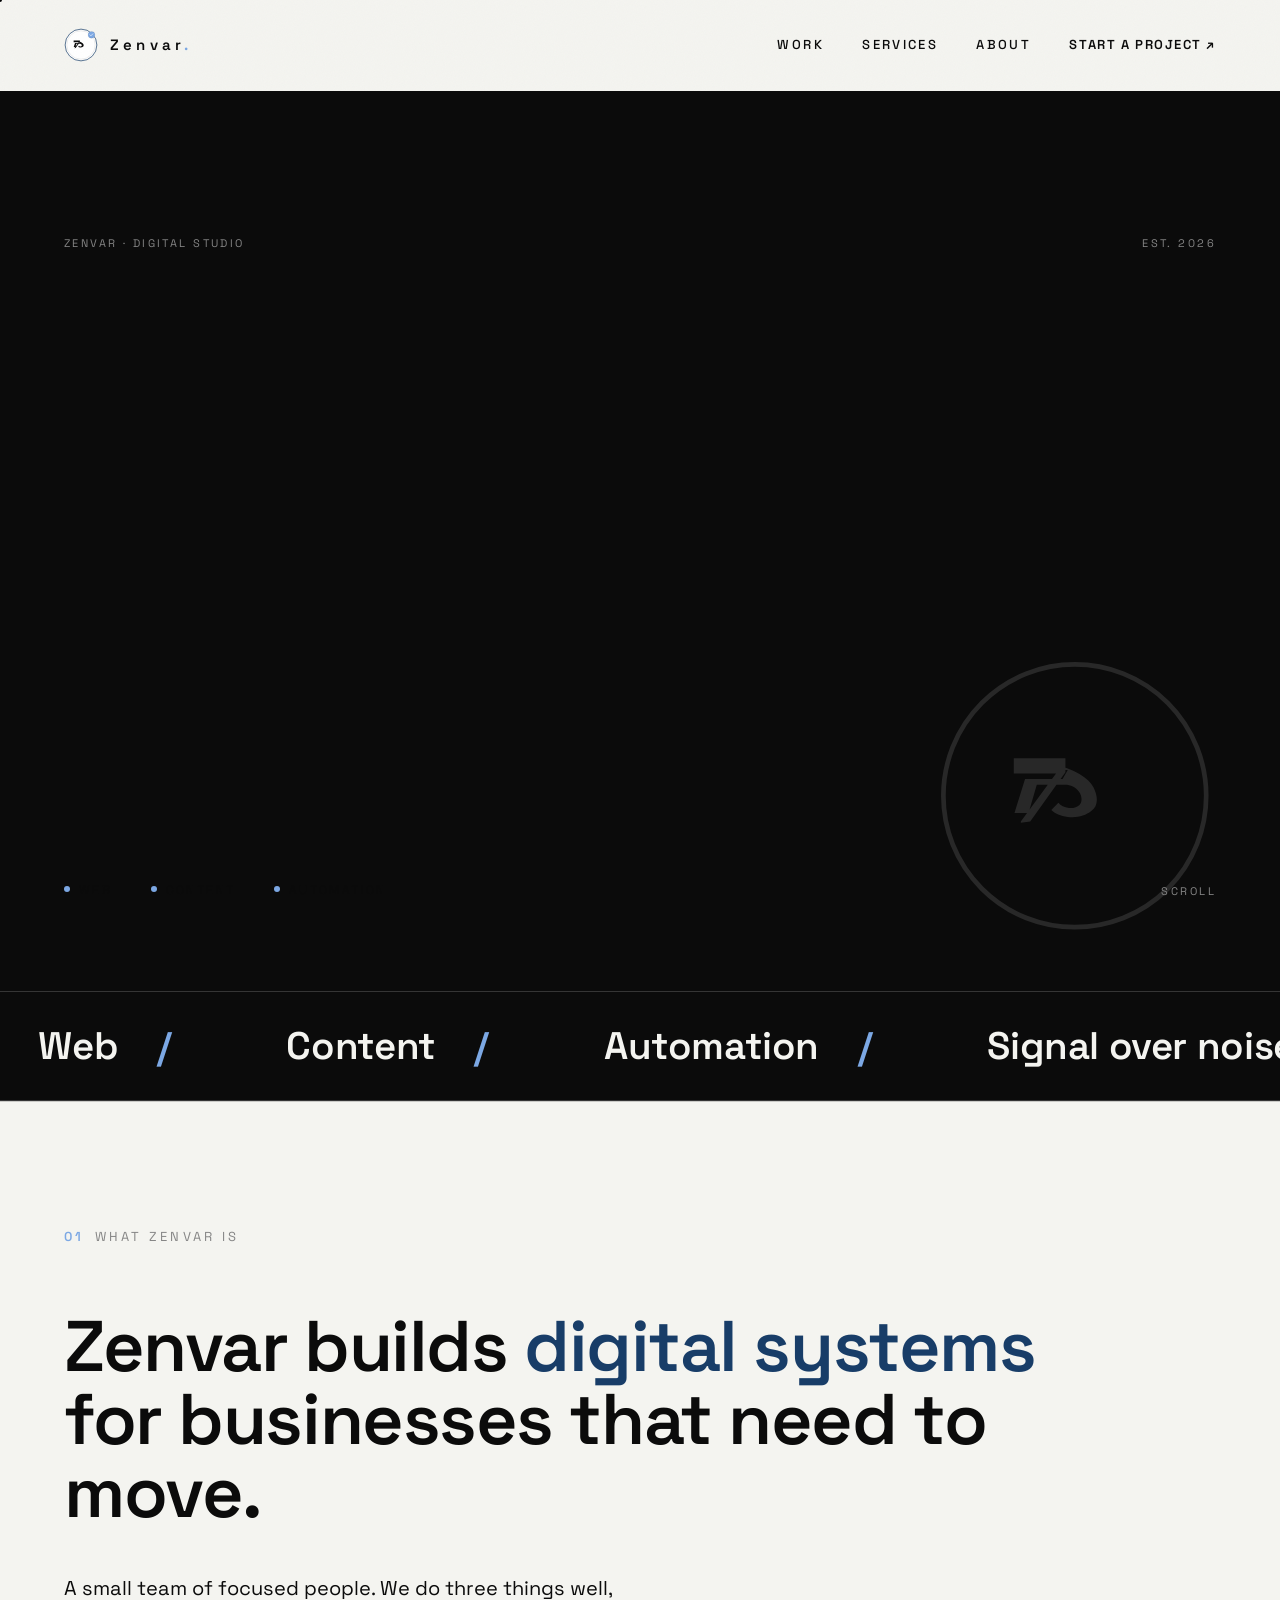
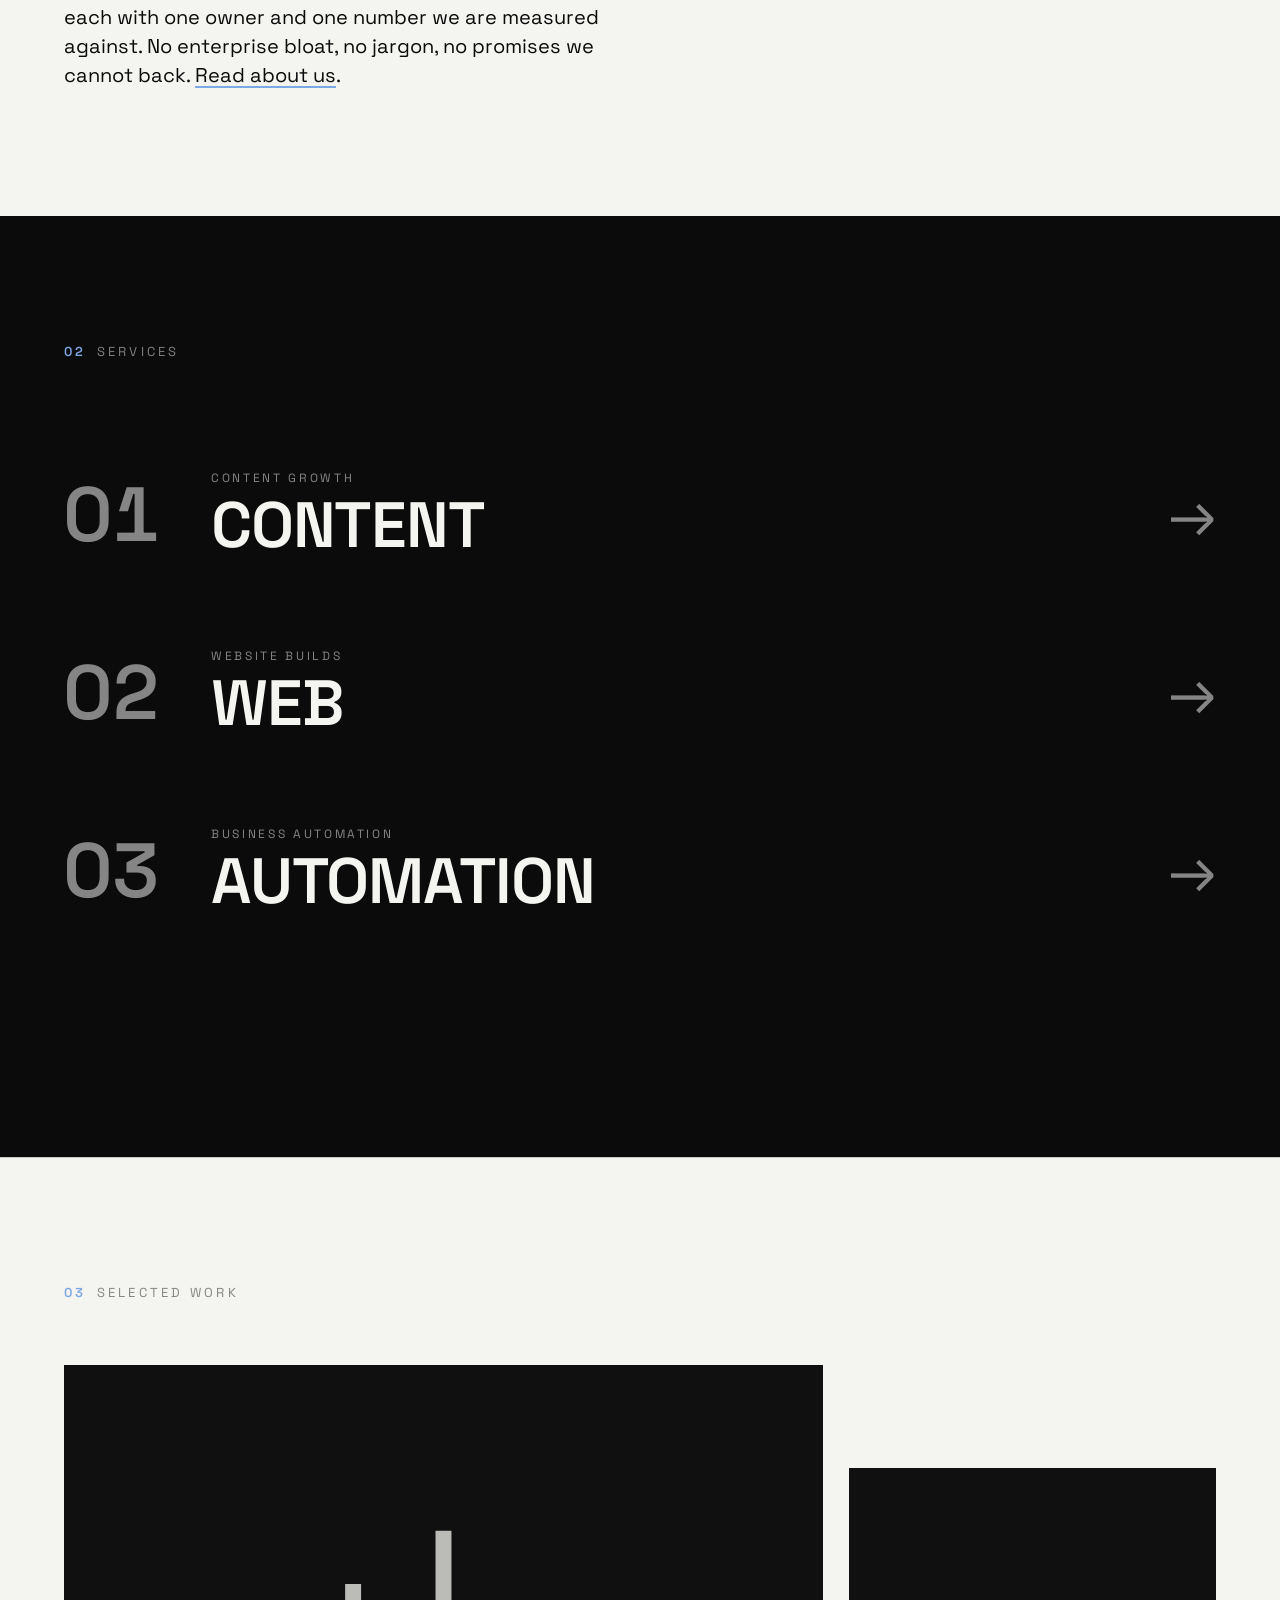
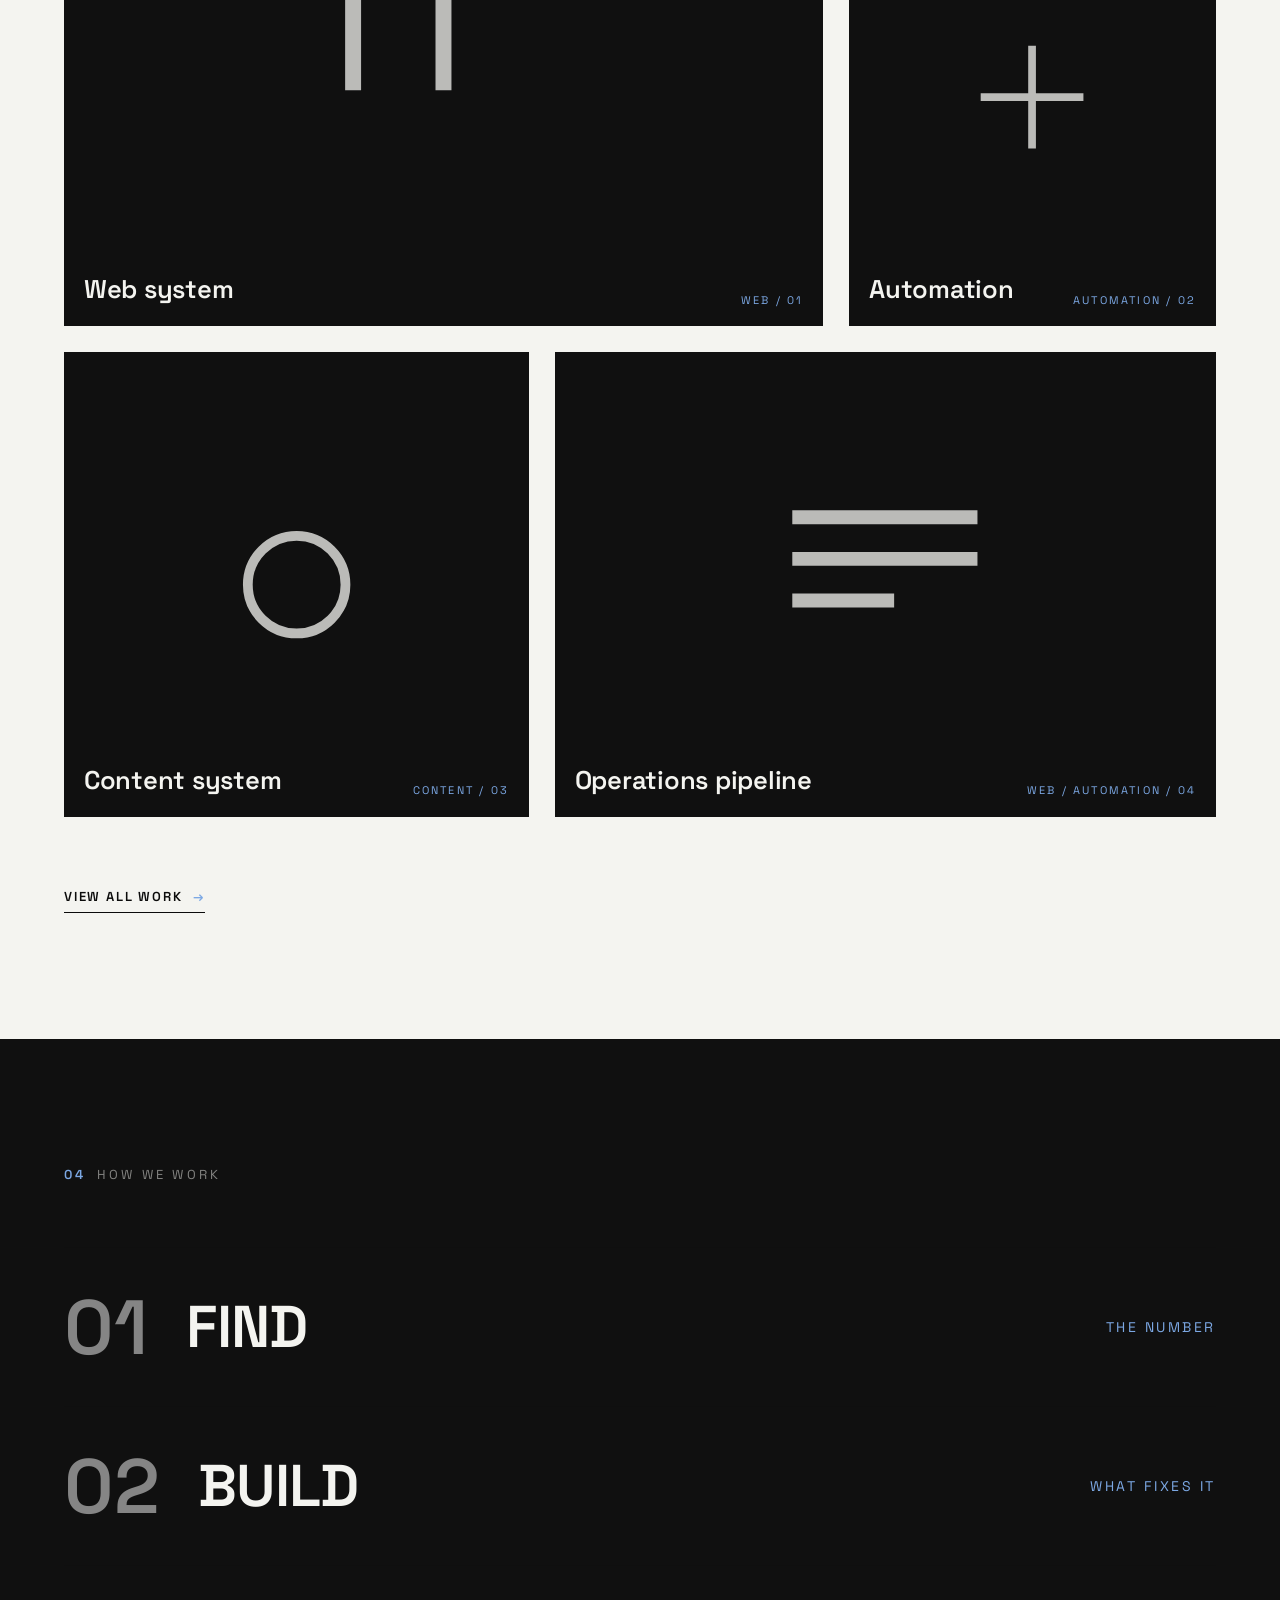
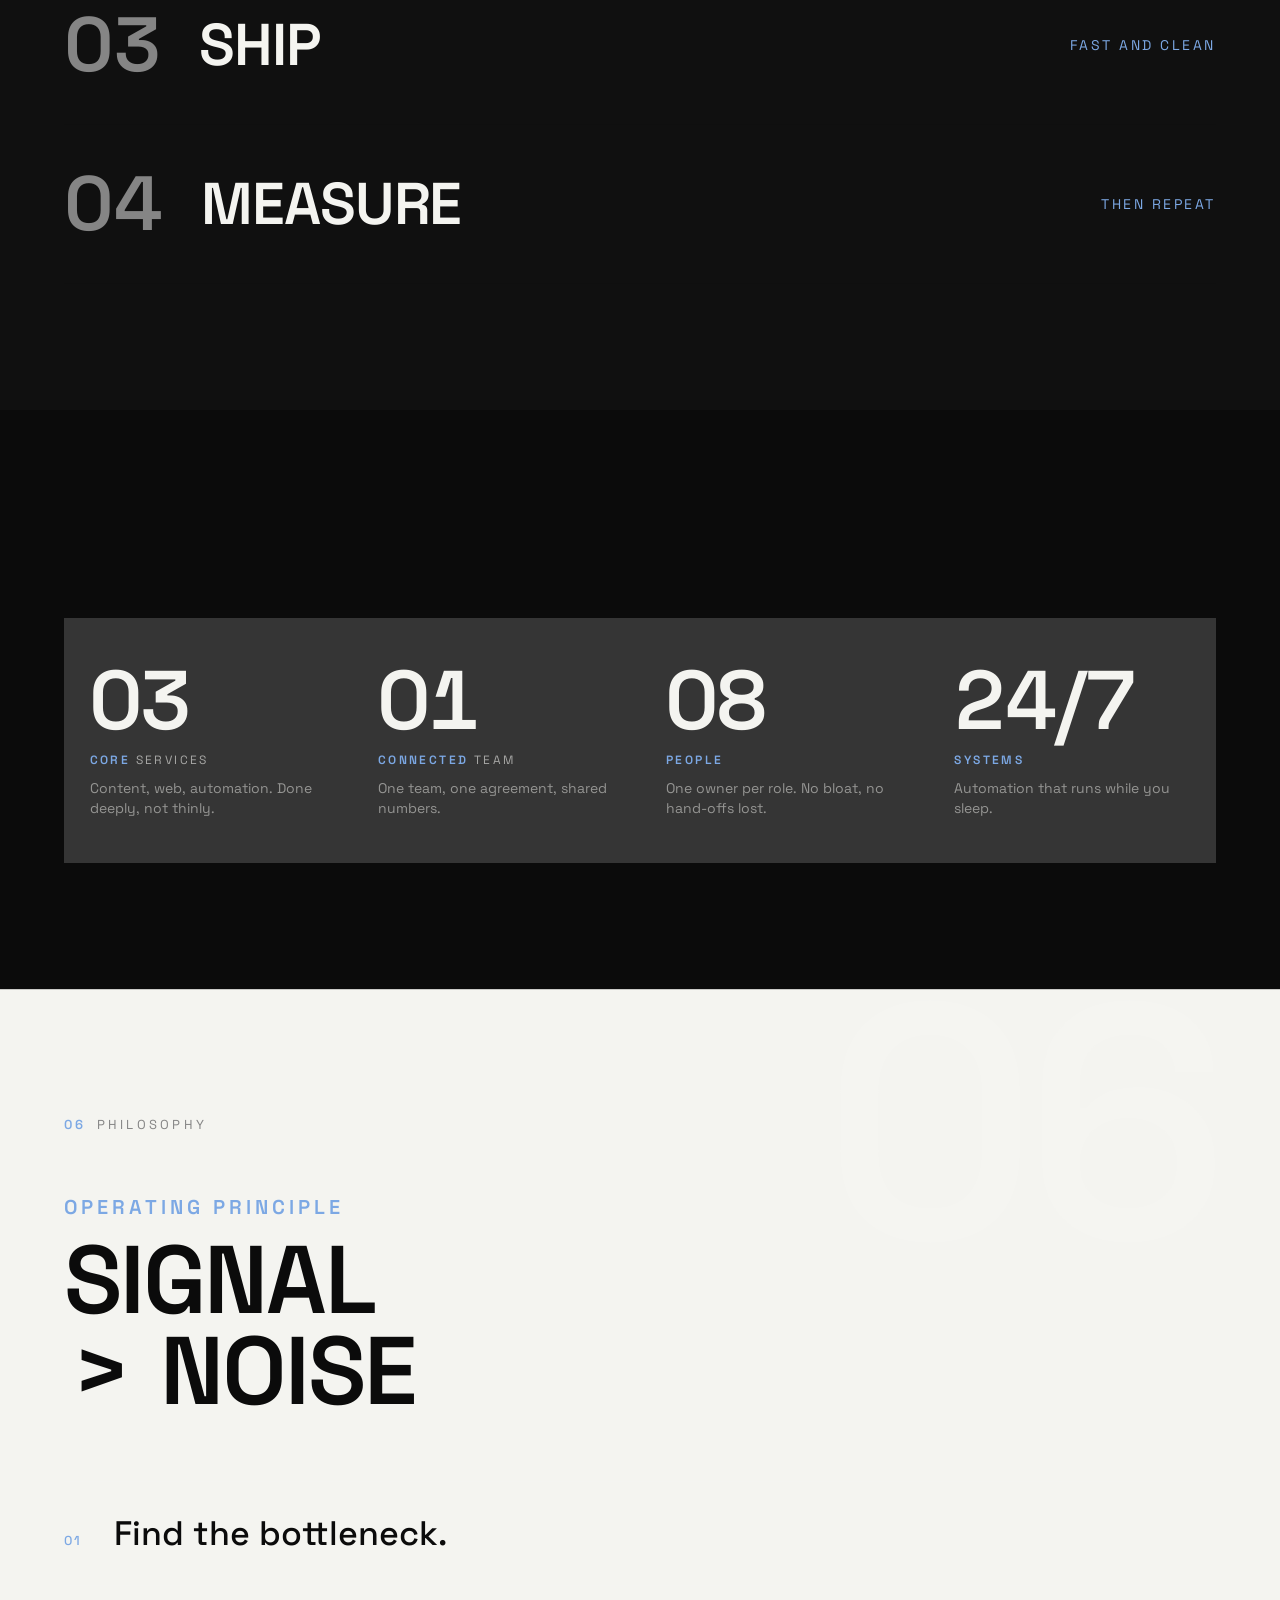
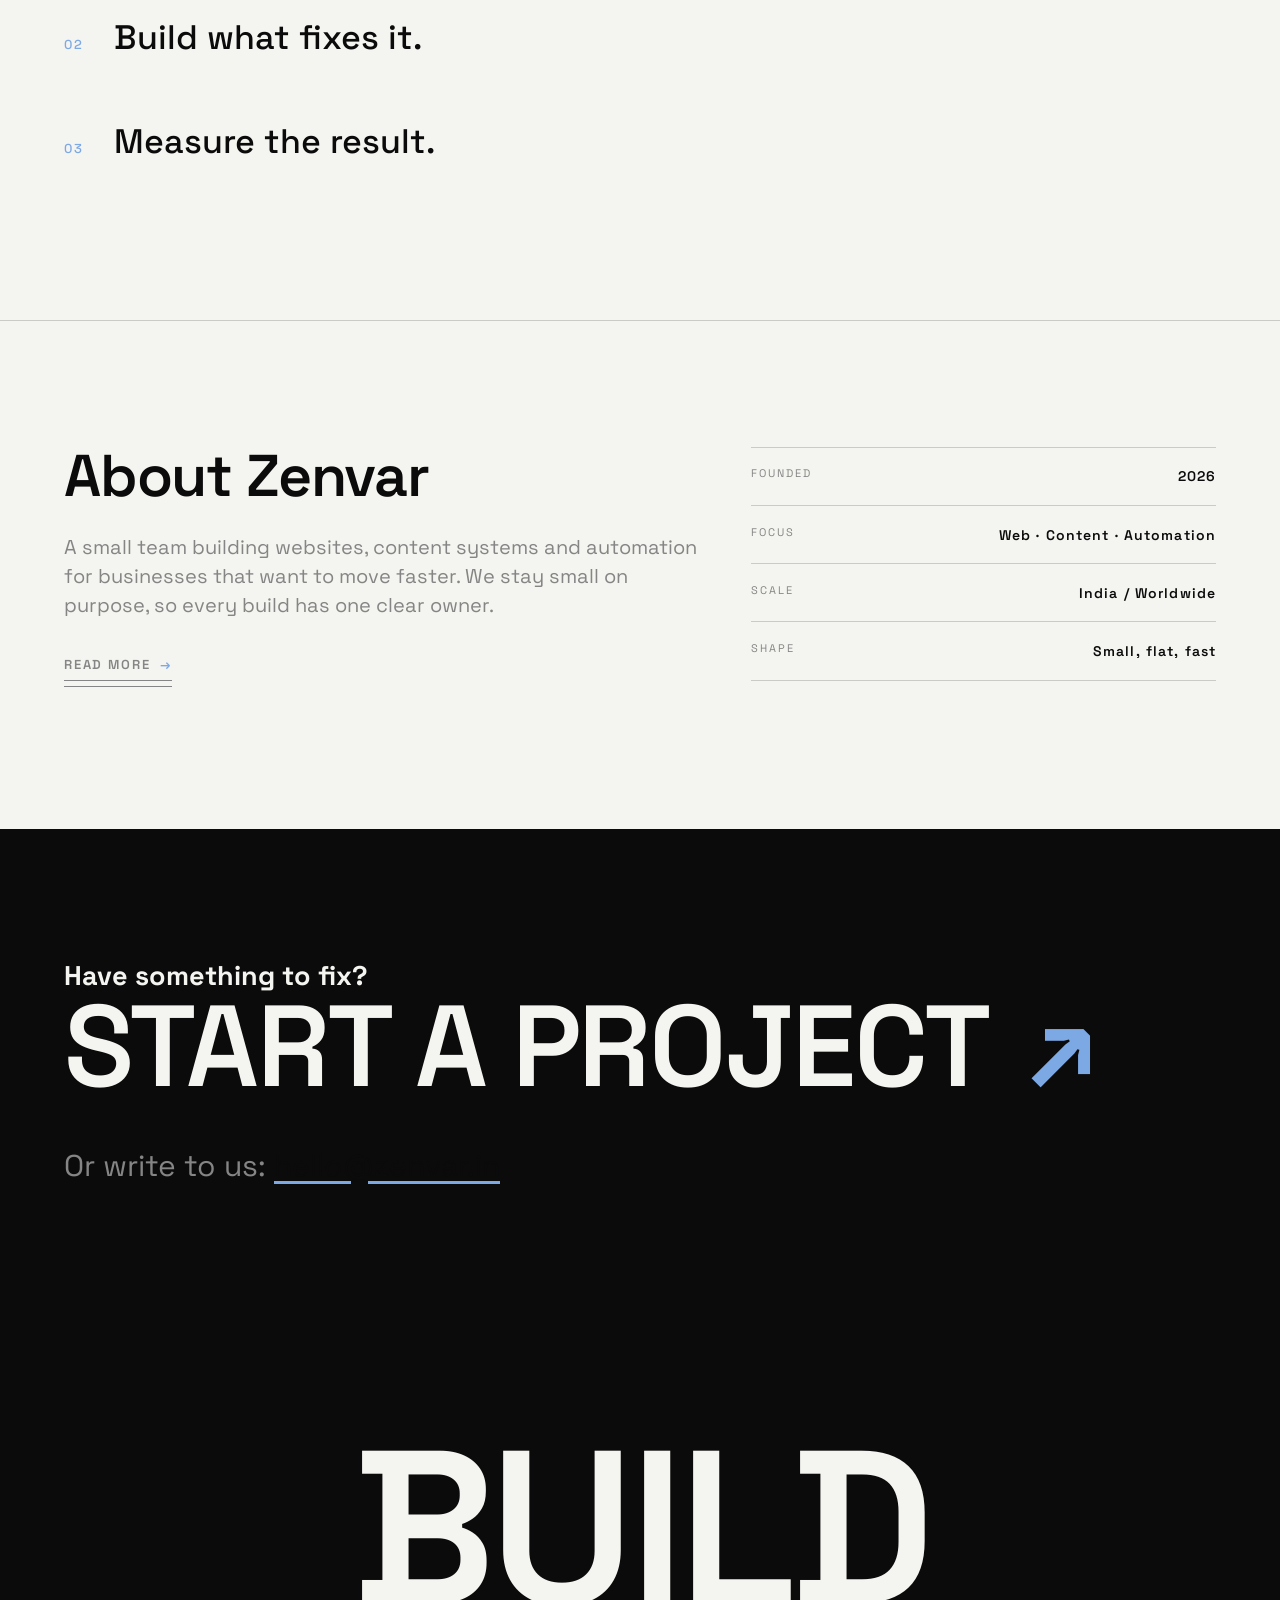
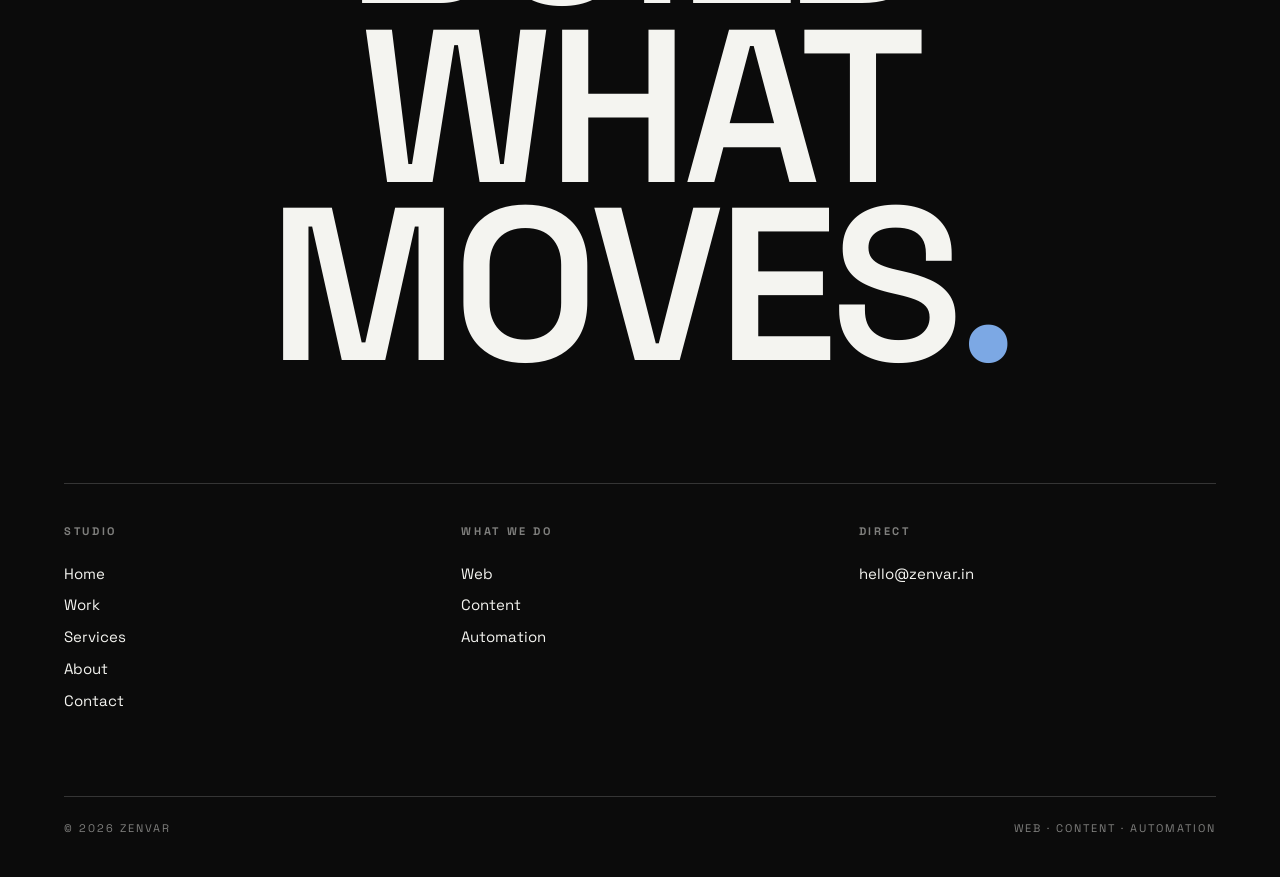
<file: index.html>
<!DOCTYPE html>
<html lang="en">
<head>
<meta charset="UTF-8" />
<meta name="viewport" content="width=device-width, initial-scale=1.0" />
<title>Zenvar · WE BUILD THINGS THAT WORK</title>
<meta name="description" content="Zenvar is a small creative-tech studio building websites, content systems and business automation. Black and white, one number at a time. Signal over noise." />
<meta property="og:title" content="Zenvar · We build things that work" />
<meta property="og:description" content="Websites, content systems and business automation for businesses that want to move. A small team, one owner per role, measured by results." />
<meta property="og:type" content="website" />
<meta property="og:url" content="https://hustlenix.github.io/zenvar-site/" />
<meta property="og:image" content="https://hustlenix.github.io/zenvar-site/logo.svg" />
<meta name="theme-color" content="#0B0B0B" />
<link rel="preconnect" href="https://fonts.googleapis.com" />
<link rel="preconnect" href="https://fonts.gstatic.com" crossorigin />
<link href="https://fonts.googleapis.com/css2?family=Space+Grotesk:wght@400;500;600;700&display=swap" rel="stylesheet" />
<link rel="stylesheet" href="styles.css" />
<link rel="icon" type="image/svg+xml" href="logo.svg" />
</head>
<body>

<a class="skip" href="#main">Skip to content</a>
<div class="grain" aria-hidden="true"></div>

<!-- NAV -->
<header class="nav" id="top">
  <div class="container">
    <div class="nav-row">
      <a class="nav-brand" href="index.html">
        <img src="logo.svg" alt="" width="34" height="34" />
        <span class="word">Zenvar<span class="dot">.</span></span>
      </a>
      <nav class="nav-links" aria-label="Main">
        <a class="lnk" href="work.html">Work</a>
        <a class="lnk" href="services.html">Services</a>
        <a class="lnk" href="about.html">About</a>
        <a class="nav-cta" href="contact.html">Start a project <span class="arr">↗</span></a>
      </nav>
    </div>
  </div>
</header>

<main id="main">

<!-- HERO -->
<section class="hero" id="hero" style="background:var(--black);color:var(--paper)">
  <div class="container hero-inner">
    <div class="hero-meta">
      <span>Zenvar · Digital studio</span>
      <span class="hm-right">Est. 2026</span>
    </div>

    <h1 class="hero-type hero-size">
      <span class="wd a">WE BUILD</span>
      <span class="wd b">THINGS</span>
      <span class="wd c">THAT WORK<span style="color:var(--blue)">.</span></span>
    </h1>

    <div class="hero-foot">
      <div class="hero-tags">
        <span class="t">Web</span>
        <span class="t">Content</span>
        <span class="t">Automation</span>
      </div>
      <div class="hero-scroll"><span class="ln" aria-hidden="true"></span>Scroll</div>
    </div>
  </div>
  <svg class="zemblem" viewBox="0 0 120 120" aria-hidden="true">
    <circle cx="60" cy="60" r="56" fill="none" stroke="currentColor" stroke-width="2"/>
    <path d="M34 44 h22 v6 l-15 21 -4 0.5 v-0.5 l15-20.5 h-18 v-6.5 z M57 49 h-7 v-2.5 c10 2 16 6 18 10 2 4 2 8 -1 10 -2.5 2 -6 3 -10 2.5 -3 -0.4 -5.5 -1.5 -7 -3 l3 -3 c1 1.2 2.5 2 4.5 2.2 1.8 0.2 3.5 -0.3 4.5 -1.3 1.2 -1.2 1.2 -3.6 -0.2 -5.6 -1.3 -1.9 -3.6 -3 -6 -3 h-12 l-3.5 12 h-6 l4.5 -14.5 h16 z" fill="currentColor"/>
  </svg>
</section>

<!-- TICKER -->
<div class="ticker" aria-hidden="true">
  <div class="ticker-track">
    <span>Web<span class="sep">/</span></span><span>Content<span class="sep">/</span></span><span>Automation<span class="sep">/</span></span><span>Signal over noise<span class="sep">/</span></span><span>Build what moves<span class="sep">/</span></span>
  </div>
</div>

<!-- 01 STATEMENT -->
<section class="section s-white border-t">
  <div class="container">
    <div class="sec-head">
      <span class="sec-num"><b>01</b>What Zenvar is</span>
    </div>
    <p class="stmt rv">Zenvar builds <em>digital systems</em> for businesses that need to move.</p>
    <p class="stmt-sub rv d1">A small team of focused people. We do three things well, each with one owner and one number we are measured against. No enterprise bloat, no jargon, no promises we cannot back. <a class="lnk" href="about.html">Read about us</a>.</p>
  </div>
</section>

<!-- 02 SERVICES -->
<section class="section s-black border-t">
  <div class="container">
    <div class="sec-head">
      <span class="sec-num rv"><b>02</b>Services</span>
    </div>
    <div class="svc-list">
      <a class="svc-row" href="services.html">
        <span class="svc-num">01</span>
        <span class="svc-name"><small>Content growth</small>CONTENT</span>
        <span class="svc-go">→</span>
        <span class="svc-line" aria-hidden="true"></span>
      </a>
      <a class="svc-row" href="services.html">
        <span class="svc-num">02</span>
        <span class="svc-name"><small>Website builds</small>WEB</span>
        <span class="svc-go">→</span>
        <span class="svc-line" aria-hidden="true"></span>
      </a>
      <a class="svc-row" href="services.html">
        <span class="svc-num">03</span>
        <span class="svc-name"><small>Business automation</small>AUTOMATION</span>
        <span class="svc-go">→</span>
        <span class="svc-line" aria-hidden="true"></span>
      </a>
    </div>
    <p class="tlink rv" style="margin-top:40px"><a class="tlink" href="services.html">See all services <span class="arr">→</span></a></p>
  </div>
</section>

<!-- 03 WORK -->
<section class="section s-white border-t">
  <div class="container">
    <div class="sec-head">
      <span class="sec-num rv"><b>03</b>Selected work</span>
    </div>
    <div class="work-grid">
      <a class="work-item rv w1" href="work.html">
        <div class="ph">
          <svg viewBox="0 0 120 120" fill="none" stroke="currentColor" stroke-width="6"><path d="M26 84V44m34 40V24"/></svg>
        </div>
        <div class="work-copy">
          <span class="w-name">Web system</span>
          <span class="w-tag">Web / 01</span>
        </div>
      </a>
      <a class="work-item rv d1 w2" href="work.html">
        <div class="ph" style="--ar:4/5">
          <svg viewBox="0 0 120 120" fill="none" stroke="currentColor" stroke-width="6"><path d="M60 20v80M20 60h80"/></svg>
        </div>
        <div class="work-copy">
          <span class="w-name">Automation</span>
          <span class="w-tag">Automation / 02</span>
        </div>
      </a>
      <a class="work-item rv w3" href="work.html">
        <div class="ph" style="--ar:1/1">
          <svg viewBox="0 0 120 120" fill="none" stroke="currentColor" stroke-width="6"><circle cx="60" cy="60" r="30"/></svg>
        </div>
        <div class="work-copy">
          <span class="w-name">Content system</span>
          <span class="w-tag">Content / 03</span>
        </div>
      </a>
      <a class="work-item rv d2 w4" href="work.html">
        <div class="ph" style="--ar:16/10">
          <svg viewBox="0 0 120 120" fill="none" stroke="currentColor" stroke-width="6"><path d="M20 60h80M20 42h80M20 78h44"/></svg>
        </div>
        <div class="work-copy">
          <span class="w-name">Operations pipeline</span>
          <span class="w-tag">Web / Automation / 04</span>
        </div>
      </a>
      <a class="tlink rv work-more" href="work.html">View all work <span class="arr">→</span></a>
    </div>
  </div>
</section>

<!-- 04 HOW WE WORK -->
<section class="section s-charcoal border-t">
  <div class="container">
    <div class="sec-head">
      <span class="sec-num rv"><b>04</b>How we work</span>
    </div>
    <div class="proc-list">
      <div class="proc-row rv">
        <span class="pn">01</span>
        <span class="pt">FIND</span>
        <span class="pl">The number</span>
        <div class="proc-desc">We name the one number that matters. Leads, sales, calls, signups. If there is no number, we agree one before we build anything.</div>
      </div>
      <div class="proc-row rv">
        <span class="pn">02</span>
        <span class="pt">BUILD</span>
        <span class="pl">What fixes it</span>
        <div class="proc-desc">We attack the bottleneck. A website, a content system, an automation. One owner per build, no silos, no meetings about meetings.</div>
      </div>
      <div class="proc-row rv">
        <span class="pn">03</span>
        <span class="pt">SHIP</span>
        <span class="pl">Fast and clean</span>
        <div class="proc-desc">We ship working things, not decks. Small releases, real output, the thing you can actually use this week.</div>
      </div>
      <div class="proc-row rv">
        <span class="pn">04</span>
        <span class="pt">MEASURE</span>
        <span class="pl">Then repeat</span>
        <div class="proc-desc">We look at the number. Signal over noise. What moved stays, what did not gets cut. Feelings do not ship.</div>
      </div>
    </div>
  </div>
</section>

<!-- 05 NUMBERS -->
<section class="section s-black border-t">
  <div class="container">
    <div class="sec-head">
      <span class="sec-num rv"><b>05</b>Numbers</span>
    </div>
    <div class="nums rv">
      <div class="num-cell">
        <div class="v">03</div>
        <div class="k"><b>Core</b> services</div>
        <div class="s">Content, web, automation. Done deeply, not thinly.</div>
      </div>
      <div class="num-cell">
        <div class="v">01</div>
        <div class="k"><b>Connected</b> team</div>
        <div class="s">One team, one agreement, shared numbers.</div>
      </div>
      <div class="num-cell">
        <div class="v">08</div>
        <div class="k"><b>People</b></div>
        <div class="s">One owner per role. No bloat, no hand-offs lost.</div>
      </div>
      <div class="num-cell">
        <div class="v">24/7</div>
        <div class="k"><b>Systems</b></div>
        <div class="s">Automation that runs while you sleep.</div>
      </div>
    </div>
  </div>
</section>

<!-- 06 PHILOSOPHY -->
<section class="section s-white border-t" style="position:relative;overflow:hidden">
  <span class="phil-num" aria-hidden="true">06</span>
  <div class="container">
    <div class="sec-head">
      <span class="sec-num rv"><b>06</b>Philosophy</span>
    </div>
    <div class="phil-big rv">
      <span class="gt">Operating principle</span>
      SIGNAL
      <br/>
      <span style="display:inline-block;margin:0 .08em">&gt;</span>
      NOISE
    </div>
    <div class="phil-lines rv d1">
      <div class="phil-line"><span class="n">01</span>Find the bottleneck.</div>
      <div class="phil-line"><span class="n">02</span>Build what fixes it.</div>
      <div class="phil-line"><span class="n">03</span>Measure the result.</div>
    </div>
  </div>
</section>

<!-- 07 ABOUT -->
<section class="section s-white border-t">
  <div class="container">
    <div class="about-grid">
      <div class="about-lede">
        <h2 class="rv">About Zenvar</h2>
        <p class="rv">A small team building websites, content systems and automation for businesses that want to move faster. We stay small on purpose, so every build has one clear owner.</p>
        <p class="tlink rv" style="margin-top:20px"><a class="tlink" href="about.html">Read more <span class="arr">→</span></a></p>
      </div>
      <div class="about-stats rv d1">
        <div class="about-stat"><span class="lab">Founded</span><span class="val">2026</span></div>
        <div class="about-stat"><span class="lab">Focus</span><span class="val">Web · Content · Automation</span></div>
        <div class="about-stat"><span class="lab">Scale</span><span class="val">India / Worldwide</span></div>
        <div class="about-stat"><span class="lab">Shape</span><span class="val">Small, flat, fast</span></div>
      </div>
    </div>
  </div>
</section>

<!-- 08 CONTACT CTA -->
<section class="section s-black border-t">
  <div class="container">
    <div class="contact-cta">
      <h2 class="rv">Have something to fix?</h2>
      <a class="big-cta rv d1" href="contact.html">
        START A PROJECT <span class="arr">↗</span>
      </a>
      <div class="email rv d2">Or write to us: <a href="mailto:hello@zenvar.in">hello@zenvar.in</a></div>
    </div>
  </div>
</section>

</main>

<!-- FOOTER -->
<footer class="footer">
  <div class="footer-big" aria-hidden="true">
    BUILD<br/>WHAT MOVES<span class="blu">.</span>
  </div>
  <div class="container">
    <div class="footer-grid">
      <div class="footer-col">
        <h4>Studio</h4>
        <a href="index.html">Home</a>
        <a href="work.html">Work</a>
        <a href="services.html">Services</a>
        <a href="about.html">About</a>
        <a href="contact.html">Contact</a>
      </div>
      <div class="footer-col">
        <h4>What we do</h4>
        <a href="services.html">Web</a>
        <a href="services.html">Content</a>
        <a href="services.html">Automation</a>
      </div>
      <div class="footer-col">
        <h4>Direct</h4>
        <a href="mailto:hello@zenvar.in">hello@zenvar.in</a>
      </div>
    </div>
    <div class="footer-bottom">
      <span>© 2026 Zenvar</span>
      <span>Web · Content · Automation</span>
    </div>
  </div>
</footer>

<script src="site.js"></script>
</body>
</html>
</file>
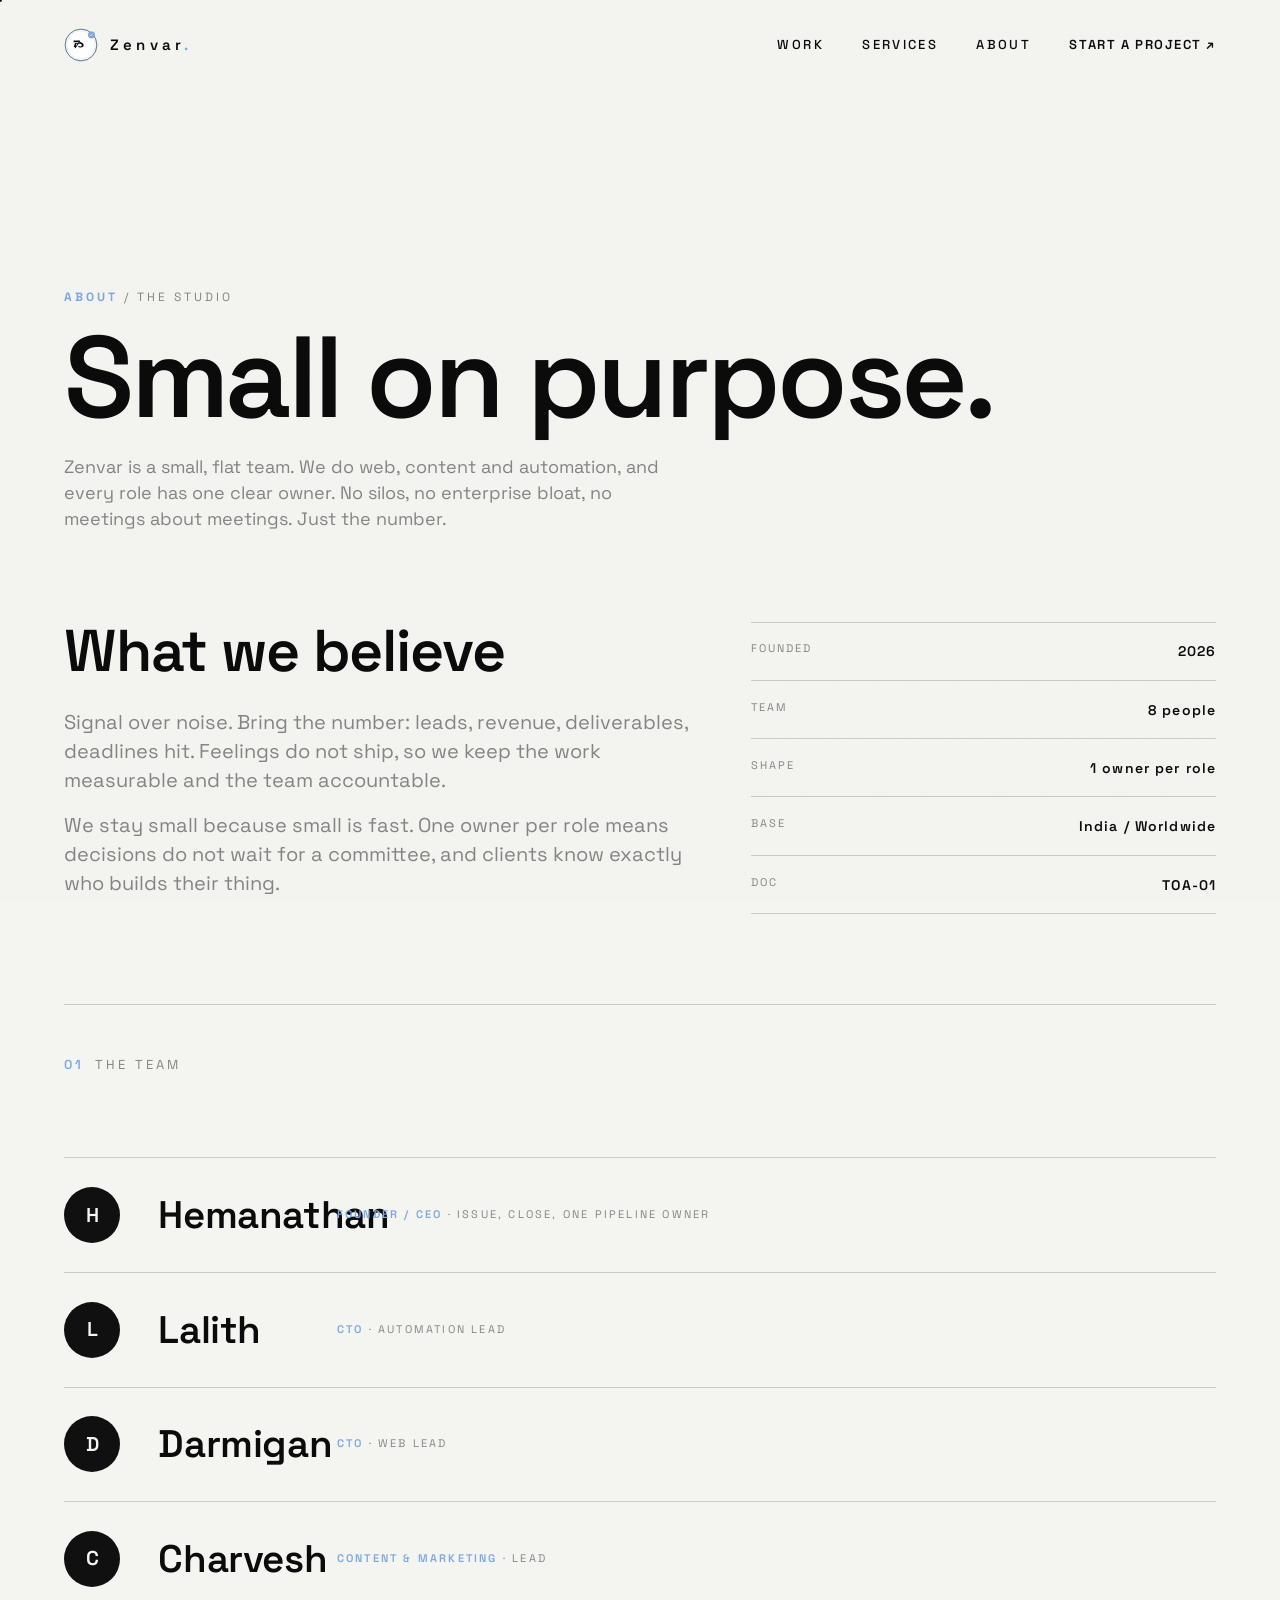
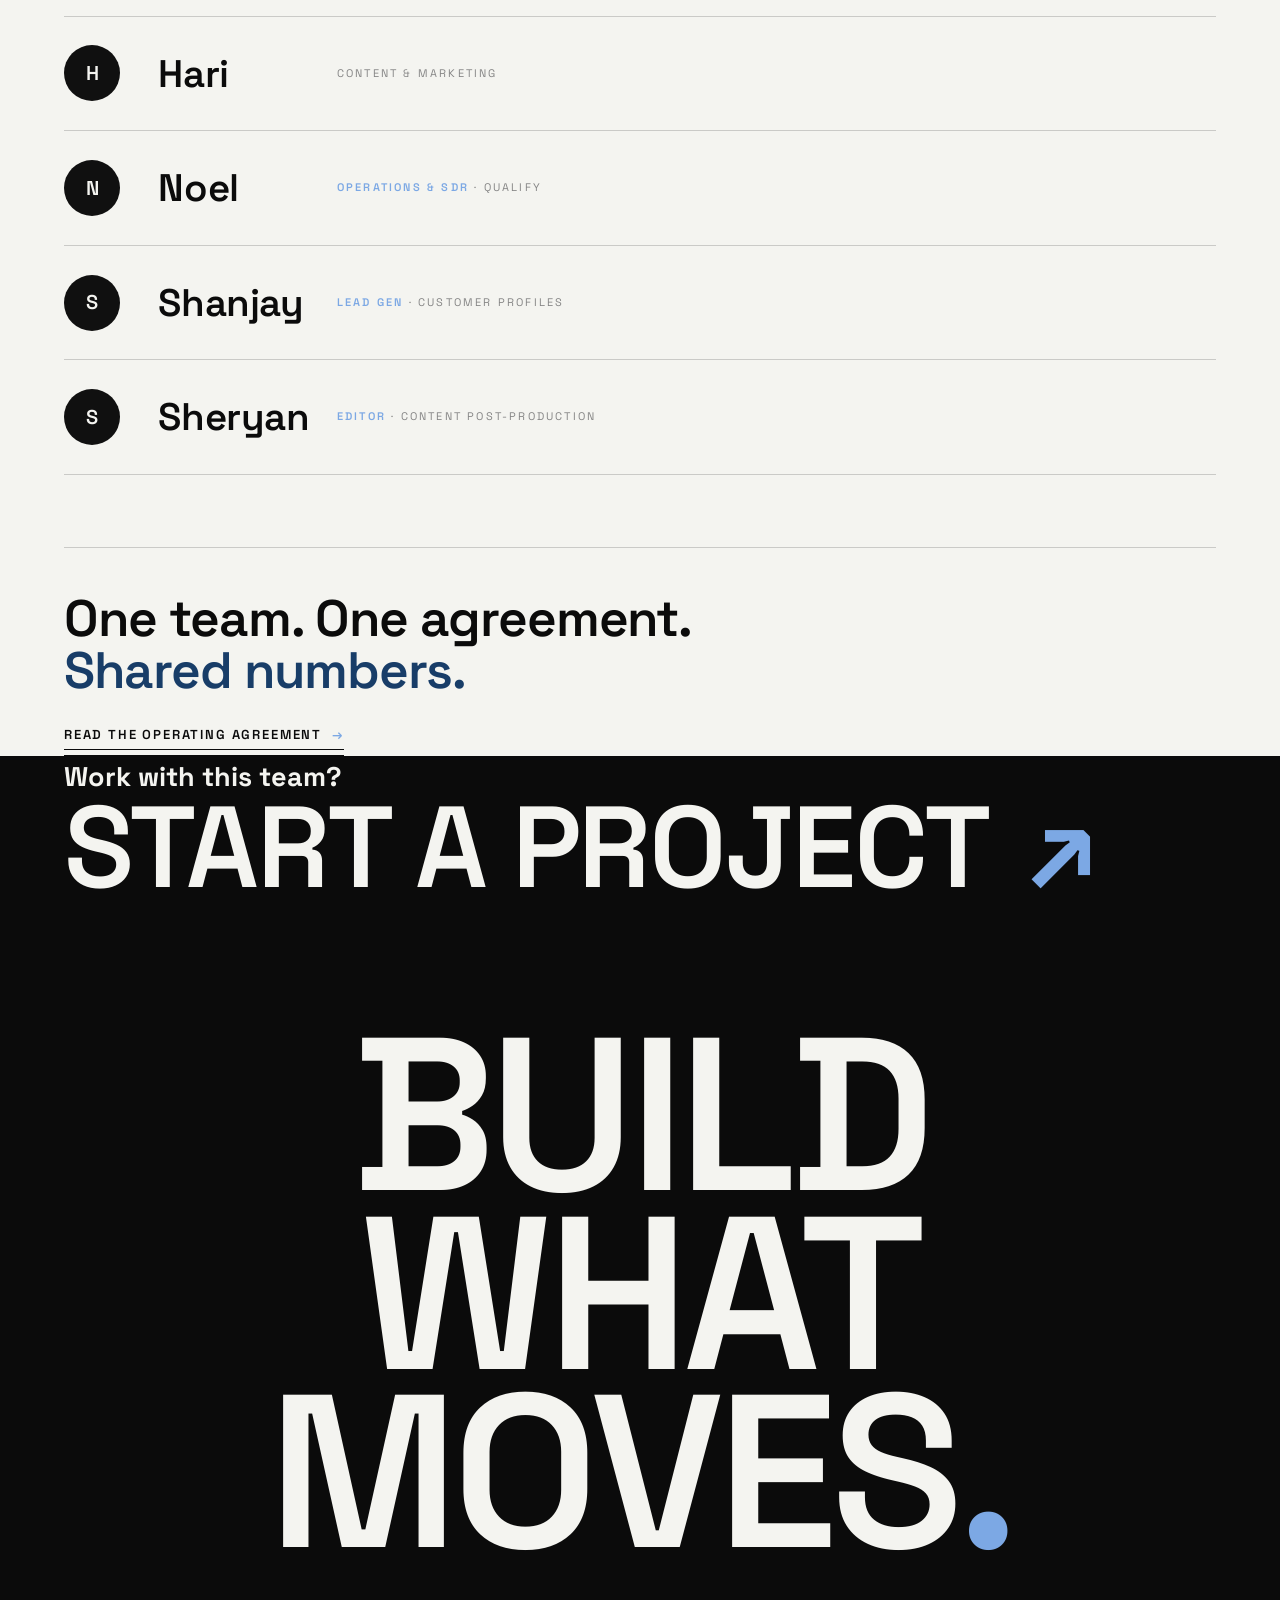
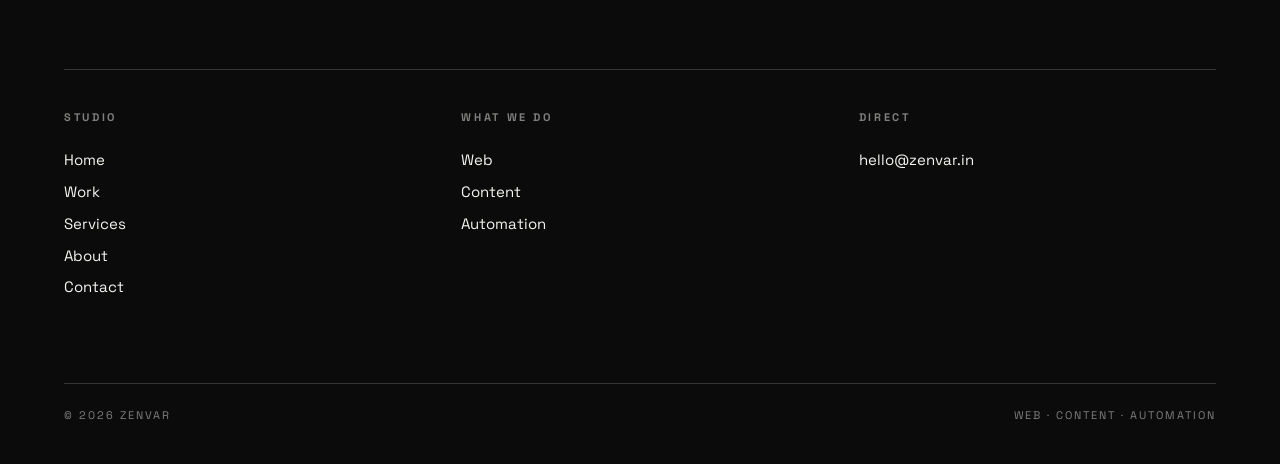
<file: about.html>
<!DOCTYPE html>
<html lang="en">
<head>
<meta charset="UTF-8" />
<meta name="viewport" content="width=device-width, initial-scale=1.0" />
<title>Zenvar · About</title>
<meta name="description" content="About Zenvar: a small team building websites, content and automation for businesses that want to move. One owner per role, measured by numbers." />
<meta name="theme-color" content="#0B0B0B" />
<link rel="preconnect" href="https://fonts.googleapis.com" />
<link rel="preconnect" href="https://fonts.gstatic.com" crossorigin />
<link href="https://fonts.googleapis.com/css2?family=Space+Grotesk:wght@400;500;600;700&display=swap" rel="stylesheet" />
<link rel="stylesheet" href="styles.css" />
<link rel="icon" type="image/svg+xml" href="logo.svg" />
</head>
<body>

<a class="skip" href="#main">Skip to content</a>
<div class="grain" aria-hidden="true"></div>

<header class="nav" id="top">
  <div class="container">
    <div class="nav-row">
      <a class="nav-brand" href="index.html">
        <img src="logo.svg" alt="" width="34" height="34" />
        <span class="word">Zenvar<span class="dot">.</span></span>
      </a>
      <nav class="nav-links" aria-label="Main">
        <a class="lnk" href="work.html">Work</a>
        <a class="lnk" href="services.html">Services</a>
        <a class="lnk" href="about.html">About</a>
        <a class="nav-cta" href="contact.html">Start a project <span class="arr">↗</span></a>
      </nav>
    </div>
  </div>
</header>

<main id="main">
<section class="page-hero s-white">
  <div class="container">
    <div class="page-kicker"><b>About</b> / the studio</div>
    <h1 class="page-title rv">Small on purpose.</h1>
    <p class="page-lede rv d1">Zenvar is a small, flat team. We do web, content and automation, and every role has one clear owner. No silos, no enterprise bloat, no meetings about meetings. Just the number.</p>
  </div>
</section>

<section class="s-white" style="padding-top:0">
  <div class="container">
    <div class="about-grid">
      <div class="about-lede">
        <h2 class="rv">What we believe</h2>
        <p class="rv">Signal over noise. Bring the number: leads, revenue, deliverables, deadlines hit. Feelings do not ship, so we keep the work measurable and the team accountable.</p>
        <p class="rv d1">We stay small because small is fast. One owner per role means decisions do not wait for a committee, and clients know exactly who builds their thing.</p>
      </div>
      <div class="about-stats rv d1">
        <div class="about-stat"><span class="lab">Founded</span><span class="val">2026</span></div>
        <div class="about-stat"><span class="lab">Team</span><span class="val">8 people</span></div>
        <div class="about-stat"><span class="lab">Shape</span><span class="val">1 owner per role</span></div>
        <div class="about-stat"><span class="lab">Base</span><span class="val">India / Worldwide</span></div>
        <div class="about-stat"><span class="lab">Doc</span><span class="val">TOA-01</span></div>
      </div>
    </div>

    <div class="section-head border-t" style="margin-top:clamp(60px,10vh,110px);padding-top:clamp(30px,5vh,56px)">
      <span class="sec-num rv"><b>01</b>The team</span>
    </div>

    <div class="team-list">
      <div class="team-row rv">
        <span class="av">H</span>
        <span class="nm">Hemanathan</span>
        <span class="rl"><b>Founder / CEO</b> · issue, close, one pipeline owner</span>
      </div>
      <div class="team-row rv">
        <span class="av">L</span>
        <span class="nm">Lalith</span>
        <span class="rl"><b>CTO</b> · automation lead</span>
      </div>
      <div class="team-row rv">
        <span class="av">D</span>
        <span class="nm">Darmigan</span>
        <span class="rl"><b>CTO</b> · web lead</span>
      </div>
      <div class="team-row rv">
        <span class="av">C</span>
        <span class="nm">Charvesh</span>
        <span class="rl"><b>Content &amp; Marketing</b> · lead</span>
      </div>
      <div class="team-row rv">
        <span class="av">H</span>
        <span class="nm">Hari</span>
        <span class="rl">Content &amp; Marketing</span>
      </div>
      <div class="team-row rv">
        <span class="av">N</span>
        <span class="nm">Noel</span>
        <span class="rl"><b>Operations &amp; SDR</b> · qualify</span>
      </div>
      <div class="team-row rv">
        <span class="av">S</span>
        <span class="nm">Shanjay</span>
        <span class="rl"><b>Lead Gen</b> · customer profiles</span>
      </div>
      <div class="team-row rv">
        <span class="av">S</span>
        <span class="nm">Sheryan</span>
        <span class="rl"><b>Editor</b> · content post-production</span>
      </div>
    </div>

    <div class="border-t" style="margin-top:clamp(48px,8vh,80px);padding-top:clamp(28px,5vh,48px)">
      <p class="stmt rv" style="font-size:clamp(26px,4vw,54px)">One team. One agreement. <em>Shared numbers.</em></p>
      <p class="tlink rv d1" style="margin-top:28px"><a class="tlink" href="https://hustlenix.github.io/zenvar-toa/" target="_blank" rel="noopener">Read the operating agreement <span class="arr">→</span></a></p>
    </div>
  </div>
</section>

<section class="s-black border-t">
  <div class="container">
    <div class="contact-cta">
      <h2 class="rv">Work with this team?</h2>
      <a class="big-cta rv d1" href="contact.html">
        START A PROJECT <span class="arr">↗</span>
      </a>
    </div>
  </div>
</section>
</main>

<footer class="footer">
  <div class="footer-big" aria-hidden="true">
    BUILD<br/>WHAT MOVES<span class="blu">.</span>
  </div>
  <div class="container">
    <div class="footer-grid">
      <div class="footer-col">
        <h4>Studio</h4>
        <a href="index.html">Home</a>
        <a href="work.html">Work</a>
        <a href="services.html">Services</a>
        <a href="about.html">About</a>
        <a href="contact.html">Contact</a>
      </div>
      <div class="footer-col">
        <h4>What we do</h4>
        <a href="services.html">Web</a>
        <a href="services.html">Content</a>
        <a href="services.html">Automation</a>
      </div>
      <div class="footer-col">
        <h4>Direct</h4>
        <a href="mailto:hello@zenvar.in">hello@zenvar.in</a>
      </div>
    </div>
    <div class="footer-bottom">
      <span>© 2026 Zenvar</span>
      <span>Web · Content · Automation</span>
    </div>
  </div>
</footer>

<script src="site.js"></script>
</body>
</html>
</file>
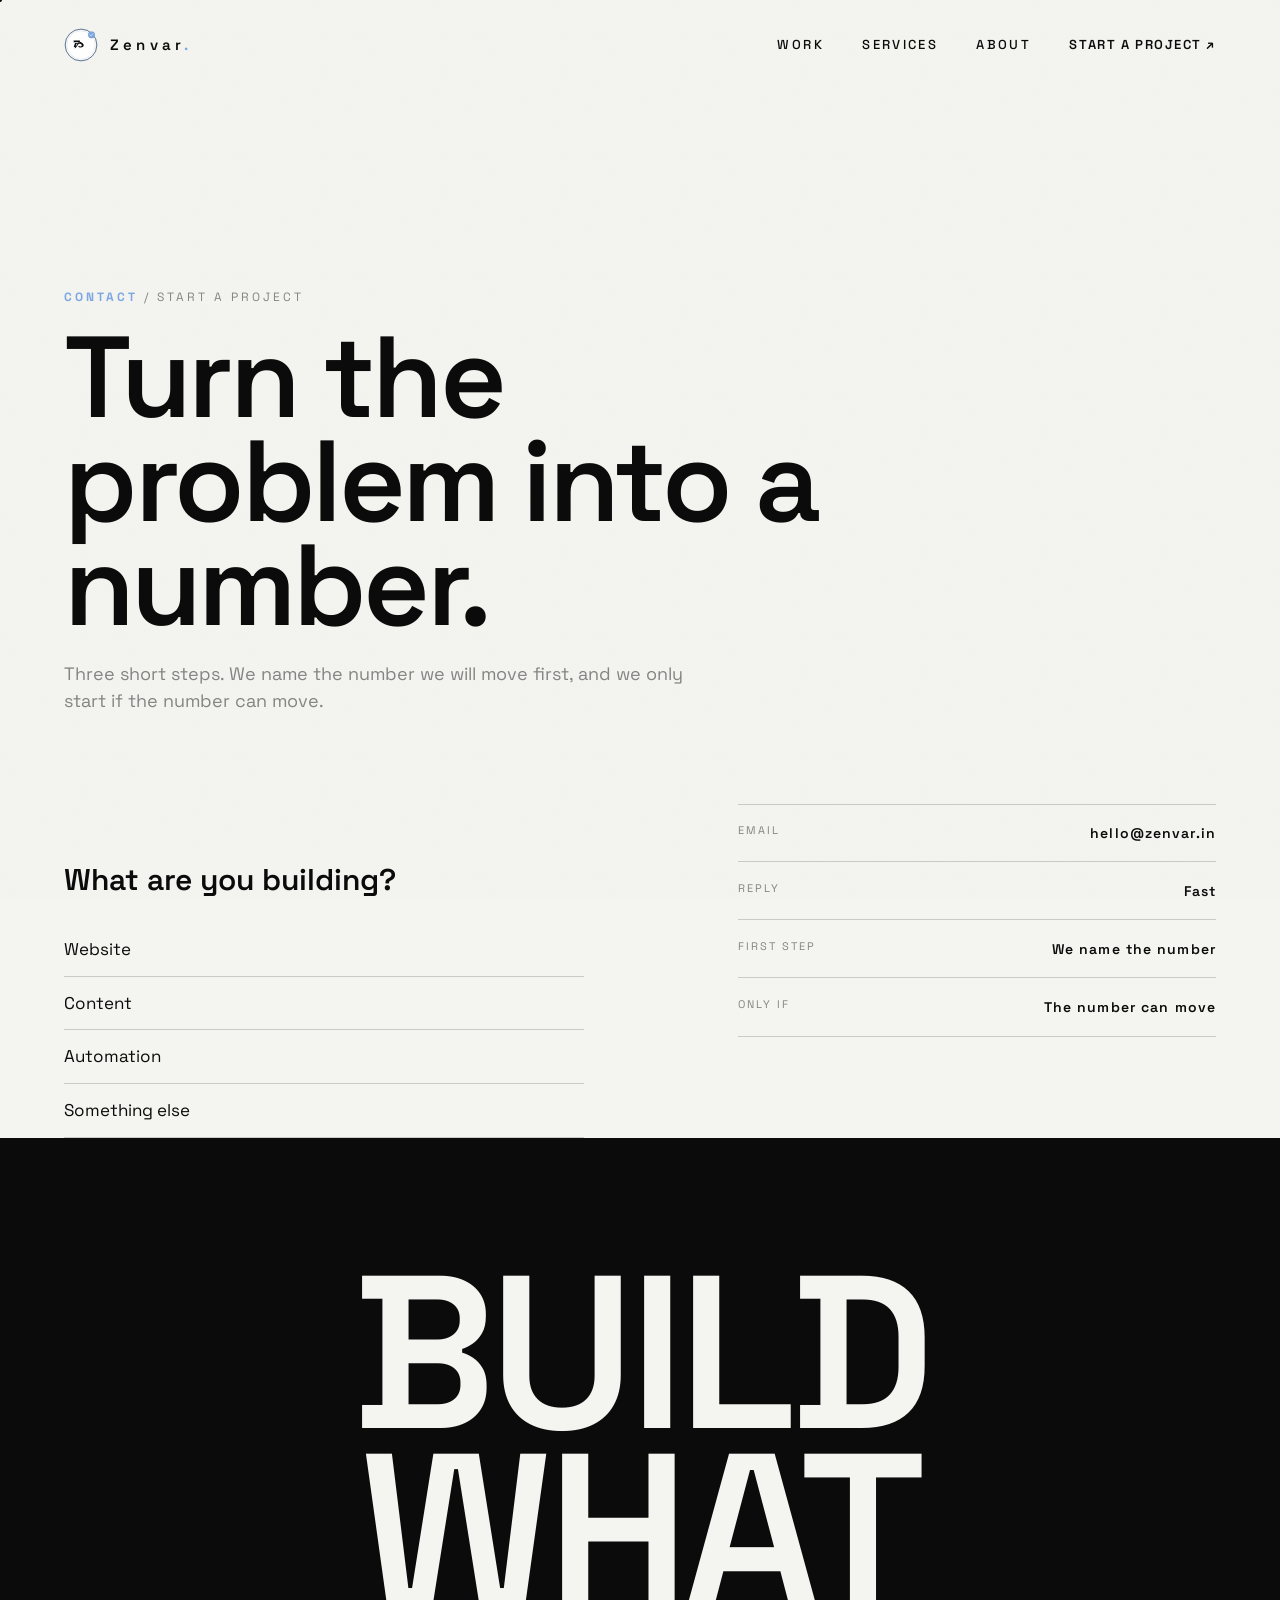
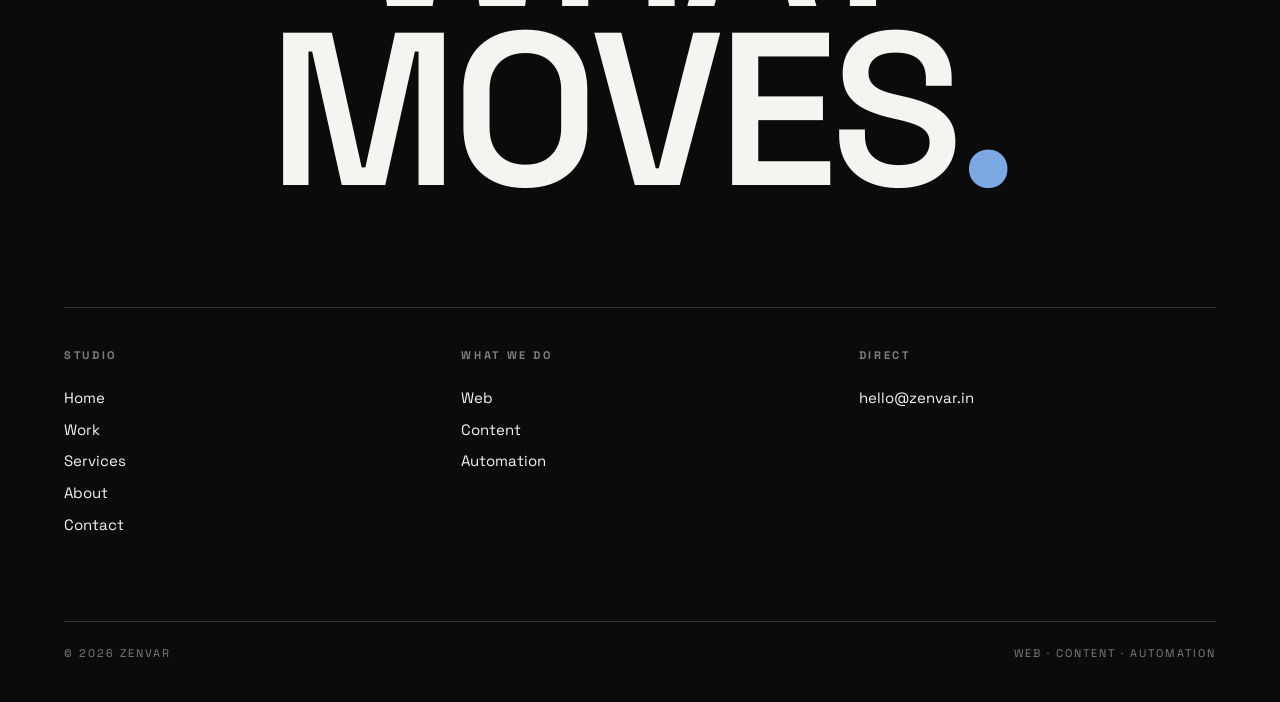
<file: contact.html>
<!DOCTYPE html>
<html lang="en">
<head>
<meta charset="UTF-8" />
<meta name="viewport" content="width=device-width, initial-scale=1.0" />
<title>Zenvar · Start a project</title>
<meta name="description" content="Start a project with Zenvar. Tell us the problem in three short steps and we bring the number we will move first." />
<meta name="theme-color" content="#0B0B0B" />
<link rel="preconnect" href="https://fonts.googleapis.com" />
<link rel="preconnect" href="https://fonts.gstatic.com" crossorigin />
<link href="https://fonts.googleapis.com/css2?family=Space+Grotesk:wght@400;500;600;700&display=swap" rel="stylesheet" />
<link rel="stylesheet" href="styles.css" />
<link rel="icon" type="image/svg+xml" href="logo.svg" />
</head>
<body>

<a class="skip" href="#main">Skip to content</a>
<div class="grain" aria-hidden="true"></div>

<header class="nav" id="top">
  <div class="container">
    <div class="nav-row">
      <a class="nav-brand" href="index.html">
        <img src="logo.svg" alt="" width="34" height="34" />
        <span class="word">Zenvar<span class="dot">.</span></span>
      </a>
      <nav class="nav-links" aria-label="Main">
        <a class="lnk" href="work.html">Work</a>
        <a class="lnk" href="services.html">Services</a>
        <a class="lnk" href="about.html">About</a>
        <a class="nav-cta" href="contact.html">Start a project <span class="arr">↗</span></a>
      </nav>
    </div>
  </div>
</header>

<main id="main">
<section class="page-hero s-white">
  <div class="container">
    <div class="page-kicker"><b>Contact</b> / start a project</div>
    <h1 class="page-title rv">Turn the<br/>problem into a number.</h1>
    <p class="page-lede rv d1">Three short steps. We name the number we will move first, and we only start if the number can move.</p>
  </div>
</section>

<section class="s-white" style="padding-top:0">
  <div class="container">
    <div class="intake">
      <div class="intake-left">
        <div id="intakeBlock">
          <div id="intake">
            <div class="form-step">
              <div class="q">What are you building?</div>
              <label class="opt"><input type="radio" name="kind" /><span class="lab">Website</span></label>
              <label class="opt"><input type="radio" name="kind" /><span class="lab">Content</span></label>
              <label class="opt"><input type="radio" name="kind" /><span class="lab">Automation</span></label>
              <label class="opt" data-next><input type="radio" name="kind" /><span class="lab">Something else</span></label>
            </div>

            <div class="form-step">
              <div class="q">Who are you?</div>
              <div class="field">
                <label for="name">Name</label>
                <input id="name" name="name" type="text" autocomplete="name" />
              </div>
              <div class="field">
                <label for="email">Email</label>
                <input id="email" name="email" type="email" autocomplete="email" required />
              </div>
              <div style="display:flex;justify-content:flex-end">
                <button class="tlink" type="button" data-next>Continue <span class="arr">→</span></button>
              </div>
            </div>

            <div class="form-step">
              <form id="intakeForm" novalidate>
                <div class="q">Tell us about the problem.</div>
                <div class="field">
                  <label for="problem">What number are you trying to move?</label>
                  <textarea id="problem" name="problem" required></textarea>
                </div>
                <div style="display:flex;justify-content:flex-end">
                  <button class="btn btn-primary" type="submit">Send it <span class="arr">↗</span></button>
                </div>
              </form>
            </div>
          </div>
        </div>

        <div id="intakeDone" class="form-done" style="display:none">
          <svg viewBox="0 0 120 120" fill="none" aria-hidden="true">
            <circle cx="60" cy="60" r="52" stroke="#0B0B0B" stroke-width="2"/>
            <path d="M38 61l15 15 30-32" stroke="#7CA8E4" stroke-width="4" fill="none" stroke-linecap="round" stroke-linejoin="round"/>
          </svg>
          <div class="ok">Message sent.</div>
          <div class="sub">We reply fast, and we bring the number we will move first.</div>
        </div>
      </div>

      <div class="intake-right rv">
        <div class="about-stats">
          <div class="about-stat"><span class="lab">Email</span><span class="val">hello@zenvar.in</span></div>
          <div class="about-stat"><span class="lab">Reply</span><span class="val">Fast</span></div>
          <div class="about-stat"><span class="lab">First step</span><span class="val">We name the number</span></div>
          <div class="about-stat"><span class="lab">Only if</span><span class="val">The number can move</span></div>
        </div>
      </div>
    </div>
  </div>
</section>
</main>

<footer class="footer">
  <div class="footer-big" aria-hidden="true">
    BUILD<br/>WHAT MOVES<span class="blu">.</span>
  </div>
  <div class="container">
    <div class="footer-grid">
      <div class="footer-col">
        <h4>Studio</h4>
        <a href="index.html">Home</a>
        <a href="work.html">Work</a>
        <a href="services.html">Services</a>
        <a href="about.html">About</a>
        <a href="contact.html">Contact</a>
      </div>
      <div class="footer-col">
        <h4>What we do</h4>
        <a href="services.html">Web</a>
        <a href="services.html">Content</a>
        <a href="services.html">Automation</a>
      </div>
      <div class="footer-col">
        <h4>Direct</h4>
        <a href="mailto:hello@zenvar.in">hello@zenvar.in</a>
      </div>
    </div>
    <div class="footer-bottom">
      <span>© 2026 Zenvar</span>
      <span>Web · Content · Automation</span>
    </div>
  </div>
</footer>

<script src="site.js"></script>
</body>
</html>
</file>
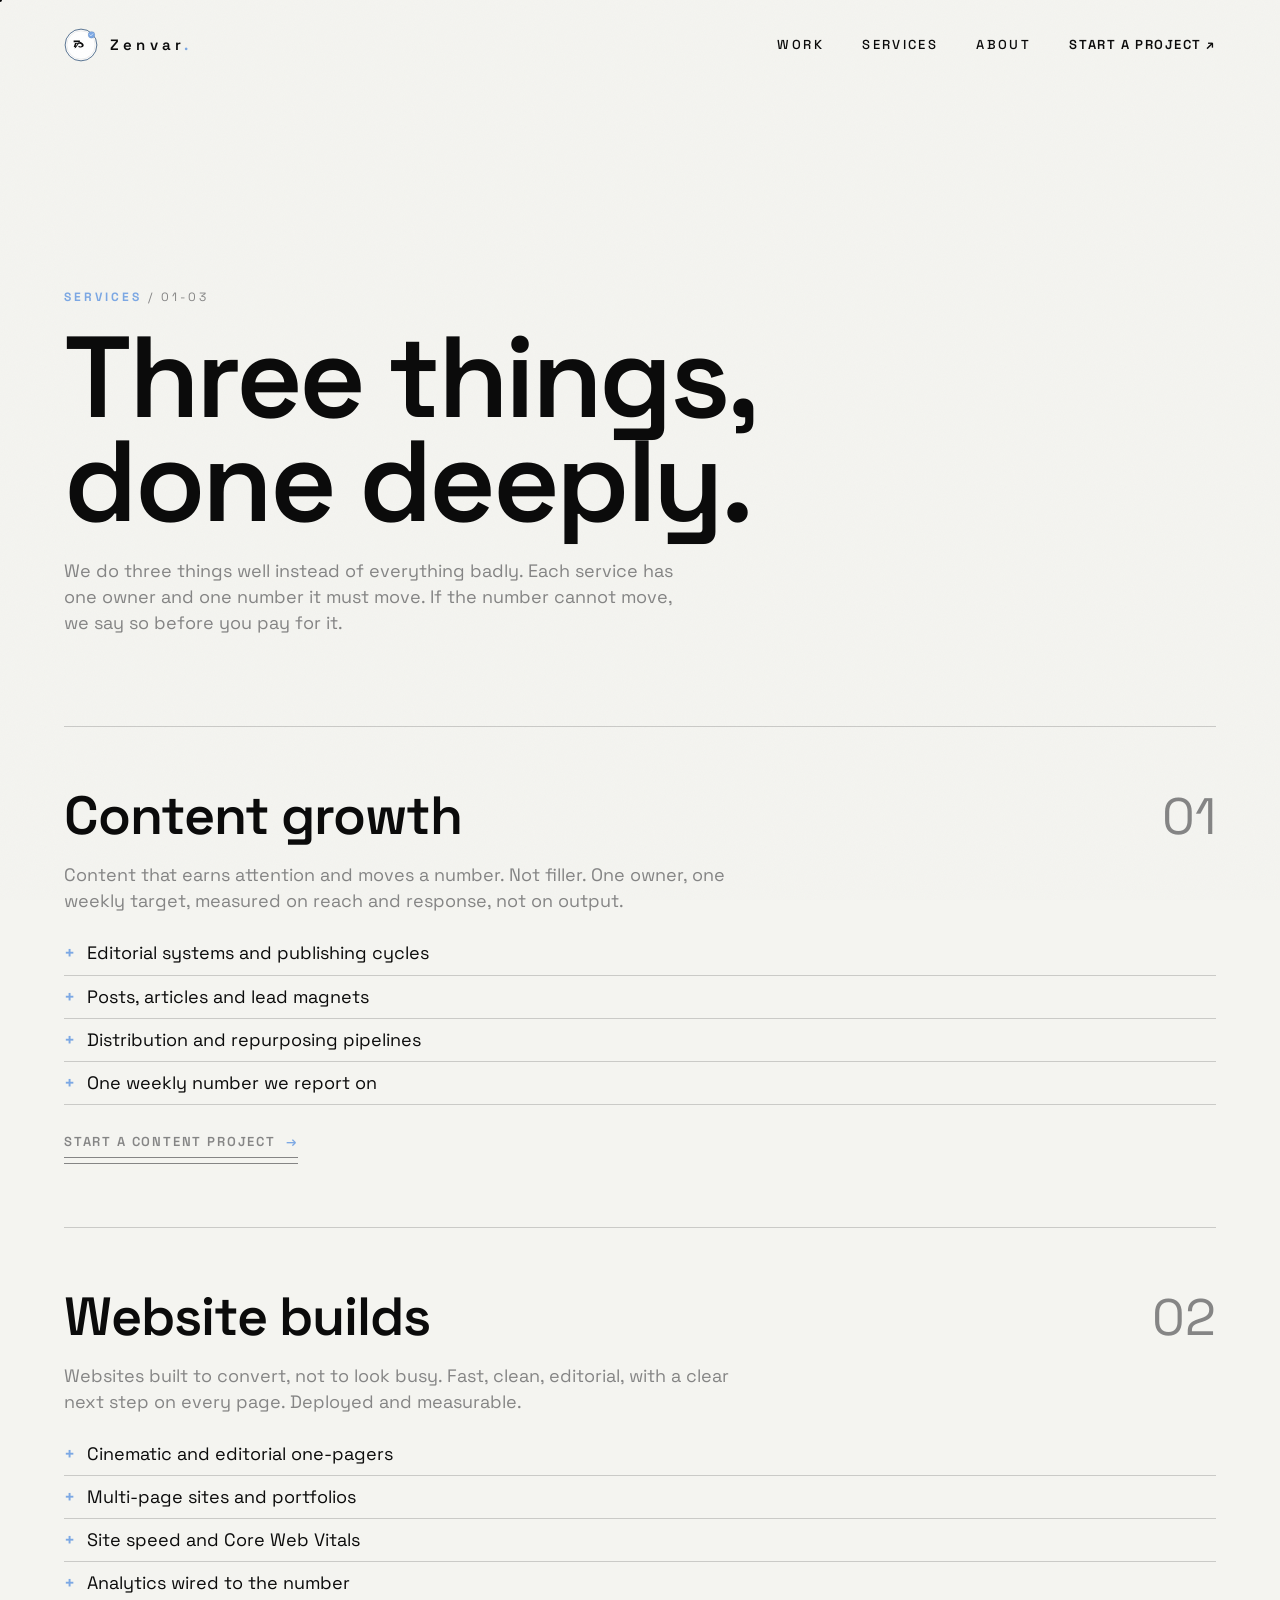
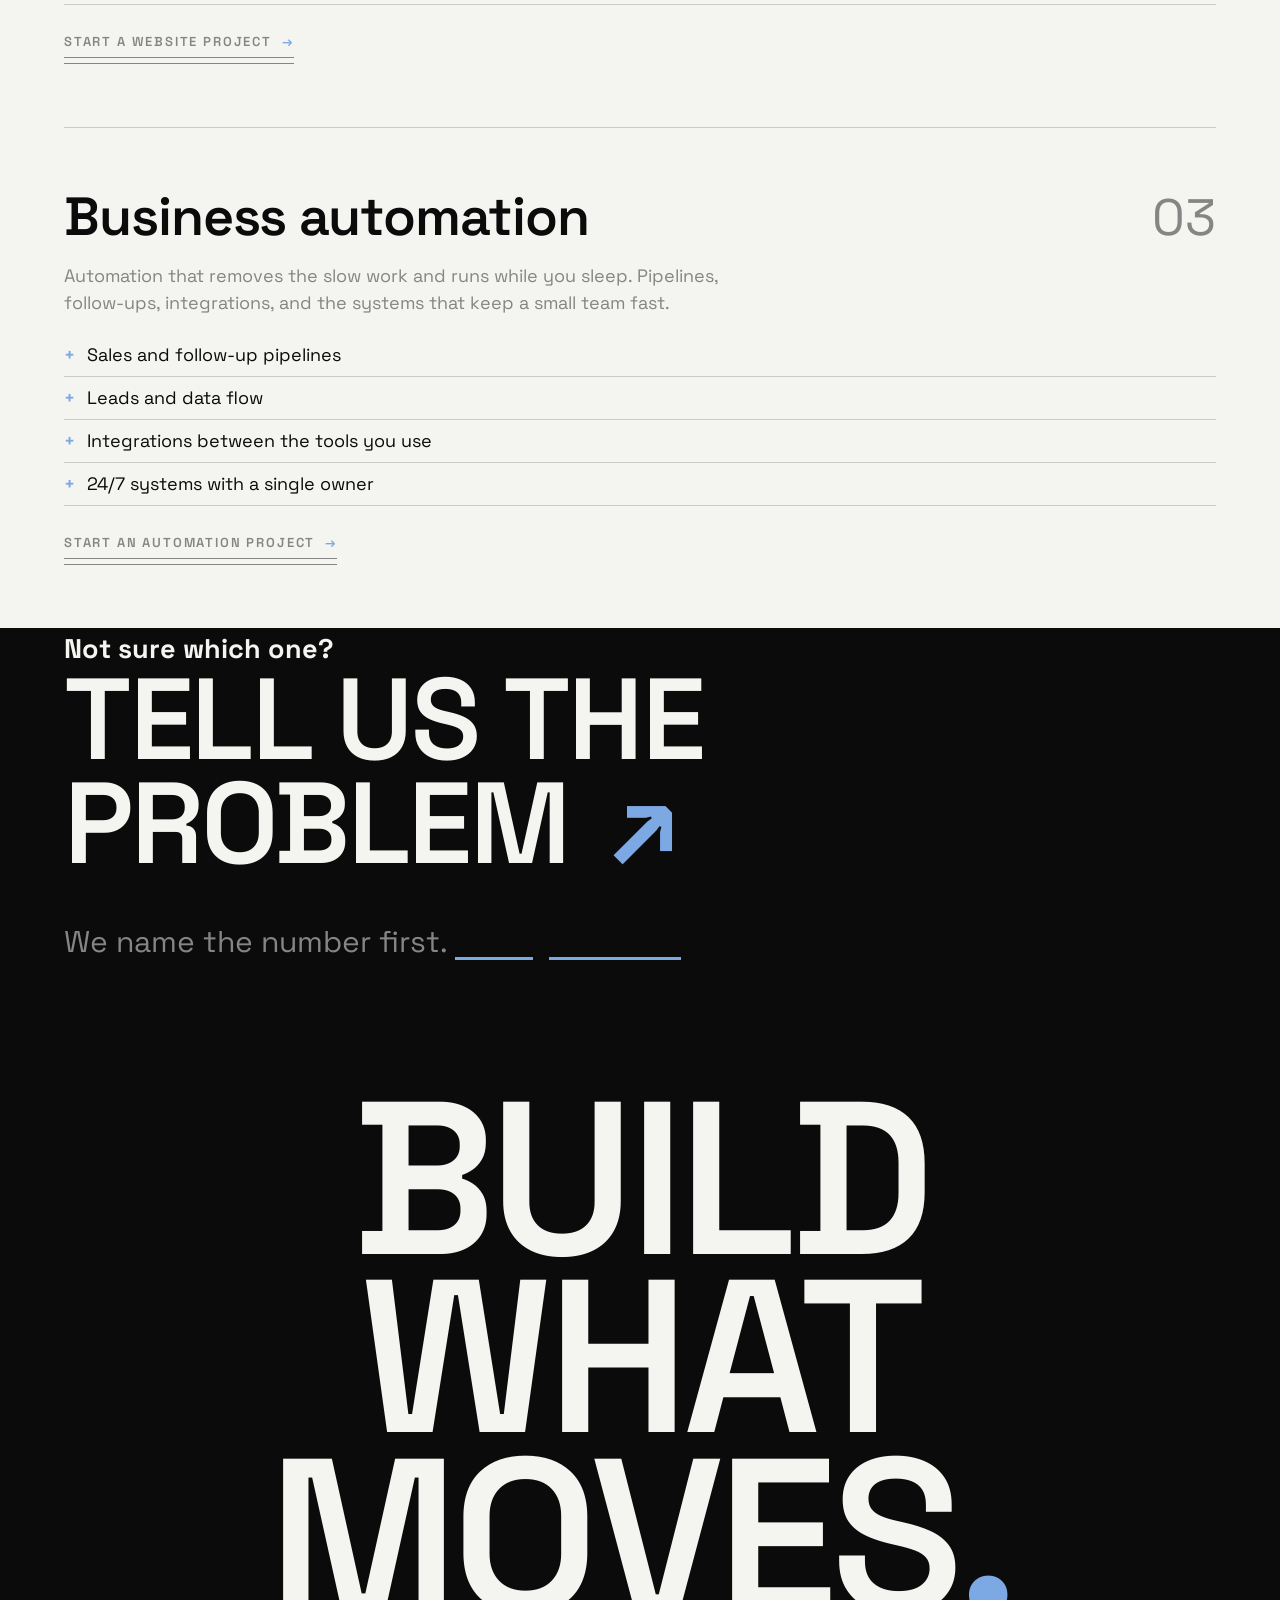
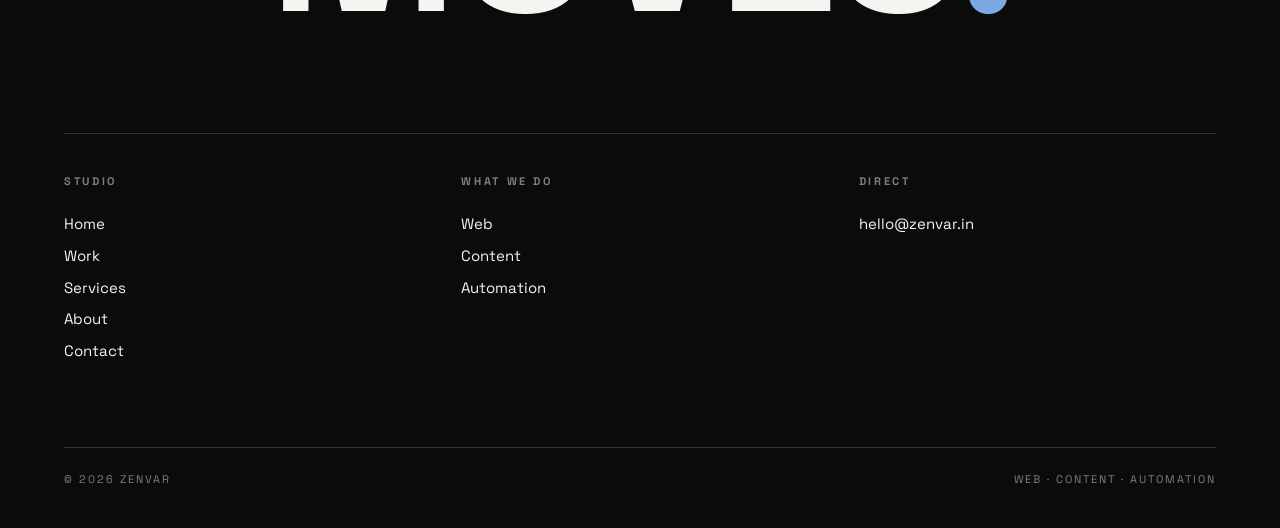
<file: services.html>
<!DOCTYPE html>
<html lang="en">
<head>
<meta charset="UTF-8" />
<meta name="viewport" content="width=device-width, initial-scale=1.0" />
<title>Zenvar · Services</title>
<meta name="description" content="Zenvar services: content growth, website builds and business automation. Each with one owner and one number we are measured against." />
<meta name="theme-color" content="#0B0B0B" />
<link rel="preconnect" href="https://fonts.googleapis.com" />
<link rel="preconnect" href="https://fonts.gstatic.com" crossorigin />
<link href="https://fonts.googleapis.com/css2?family=Space+Grotesk:wght@400;500;600;700&display=swap" rel="stylesheet" />
<link rel="stylesheet" href="styles.css" />
<link rel="icon" type="image/svg+xml" href="logo.svg" />
</head>
<body>

<a class="skip" href="#main">Skip to content</a>
<div class="grain" aria-hidden="true"></div>

<header class="nav" id="top">
  <div class="container">
    <div class="nav-row">
      <a class="nav-brand" href="index.html">
        <img src="logo.svg" alt="" width="34" height="34" />
        <span class="word">Zenvar<span class="dot">.</span></span>
      </a>
      <nav class="nav-links" aria-label="Main">
        <a class="lnk" href="work.html">Work</a>
        <a class="lnk" href="services.html">Services</a>
        <a class="lnk" href="about.html">About</a>
        <a class="nav-cta" href="contact.html">Start a project <span class="arr">↗</span></a>
      </nav>
    </div>
  </div>
</header>

<main id="main">
<section class="page-hero s-white">
  <div class="container">
    <div class="page-kicker"><b>Services</b> / 01-03</div>
    <h1 class="page-title rv">Three things,<br/>done deeply.</h1>
    <p class="page-lede rv d1">We do three things well instead of everything badly. Each service has one owner and one number it must move. If the number cannot move, we say so before you pay for it.</p>
  </div>
</section>

<section class="s-white" style="padding-top:0">
  <div class="container">
    <div class="border-t svc-block rv">
      <div class="head">
        <h3>Content growth</h3>
        <span class="n">01</span>
      </div>
      <p>Content that earns attention and moves a number. Not filler. One owner, one weekly target, measured on reach and response, not on output.</p>
      <ul>
        <li>Editorial systems and publishing cycles</li>
        <li>Posts, articles and lead magnets</li>
        <li>Distribution and repurposing pipelines</li>
        <li>One weekly number we report on</li>
      </ul>
      <p class="tlink" style="margin-top:28px"><a class="tlink" href="contact.html">Start a content project <span class="arr">→</span></a></p>
    </div>

    <div class="border-t svc-block rv">
      <div class="head">
        <h3>Website builds</h3>
        <span class="n">02</span>
      </div>
      <p>Websites built to convert, not to look busy. Fast, clean, editorial, with a clear next step on every page. Deployed and measurable.</p>
      <ul>
        <li>Cinematic and editorial one-pagers</li>
        <li>Multi-page sites and portfolios</li>
        <li>Site speed and Core Web Vitals</li>
        <li>Analytics wired to the number</li>
      </ul>
      <p class="tlink" style="margin-top:28px"><a class="tlink" href="contact.html">Start a website project <span class="arr">→</span></a></p>
    </div>

    <div class="border-t svc-block rv">
      <div class="head">
        <h3>Business automation</h3>
        <span class="n">03</span>
      </div>
      <p>Automation that removes the slow work and runs while you sleep. Pipelines, follow-ups, integrations, and the systems that keep a small team fast.</p>
      <ul>
        <li>Sales and follow-up pipelines</li>
        <li>Leads and data flow</li>
        <li>Integrations between the tools you use</li>
        <li>24/7 systems with a single owner</li>
      </ul>
      <p class="tlink" style="margin-top:28px"><a class="tlink" href="contact.html">Start an automation project <span class="arr">→</span></a></p>
    </div>
  </div>
</section>

<section class="s-black border-t">
  <div class="container">
    <div class="contact-cta">
      <h2 class="rv">Not sure which one?</h2>
      <a class="big-cta rv d1" href="contact.html">
        TELL US THE PROBLEM <span class="arr">↗</span>
      </a>
      <div class="email rv d2">We name the number first. <a href="mailto:hello@zenvar.in">hello@zenvar.in</a></div>
    </div>
  </div>
</section>
</main>

<footer class="footer">
  <div class="footer-big" aria-hidden="true">
    BUILD<br/>WHAT MOVES<span class="blu">.</span>
  </div>
  <div class="container">
    <div class="footer-grid">
      <div class="footer-col">
        <h4>Studio</h4>
        <a href="index.html">Home</a>
        <a href="work.html">Work</a>
        <a href="services.html">Services</a>
        <a href="about.html">About</a>
        <a href="contact.html">Contact</a>
      </div>
      <div class="footer-col">
        <h4>What we do</h4>
        <a href="services.html">Web</a>
        <a href="services.html">Content</a>
        <a href="services.html">Automation</a>
      </div>
      <div class="footer-col">
        <h4>Direct</h4>
        <a href="mailto:hello@zenvar.in">hello@zenvar.in</a>
      </div>
    </div>
    <div class="footer-bottom">
      <span>© 2026 Zenvar</span>
      <span>Web · Content · Automation</span>
    </div>
  </div>
</footer>

<script src="site.js"></script>
</body>
</html>
</file>
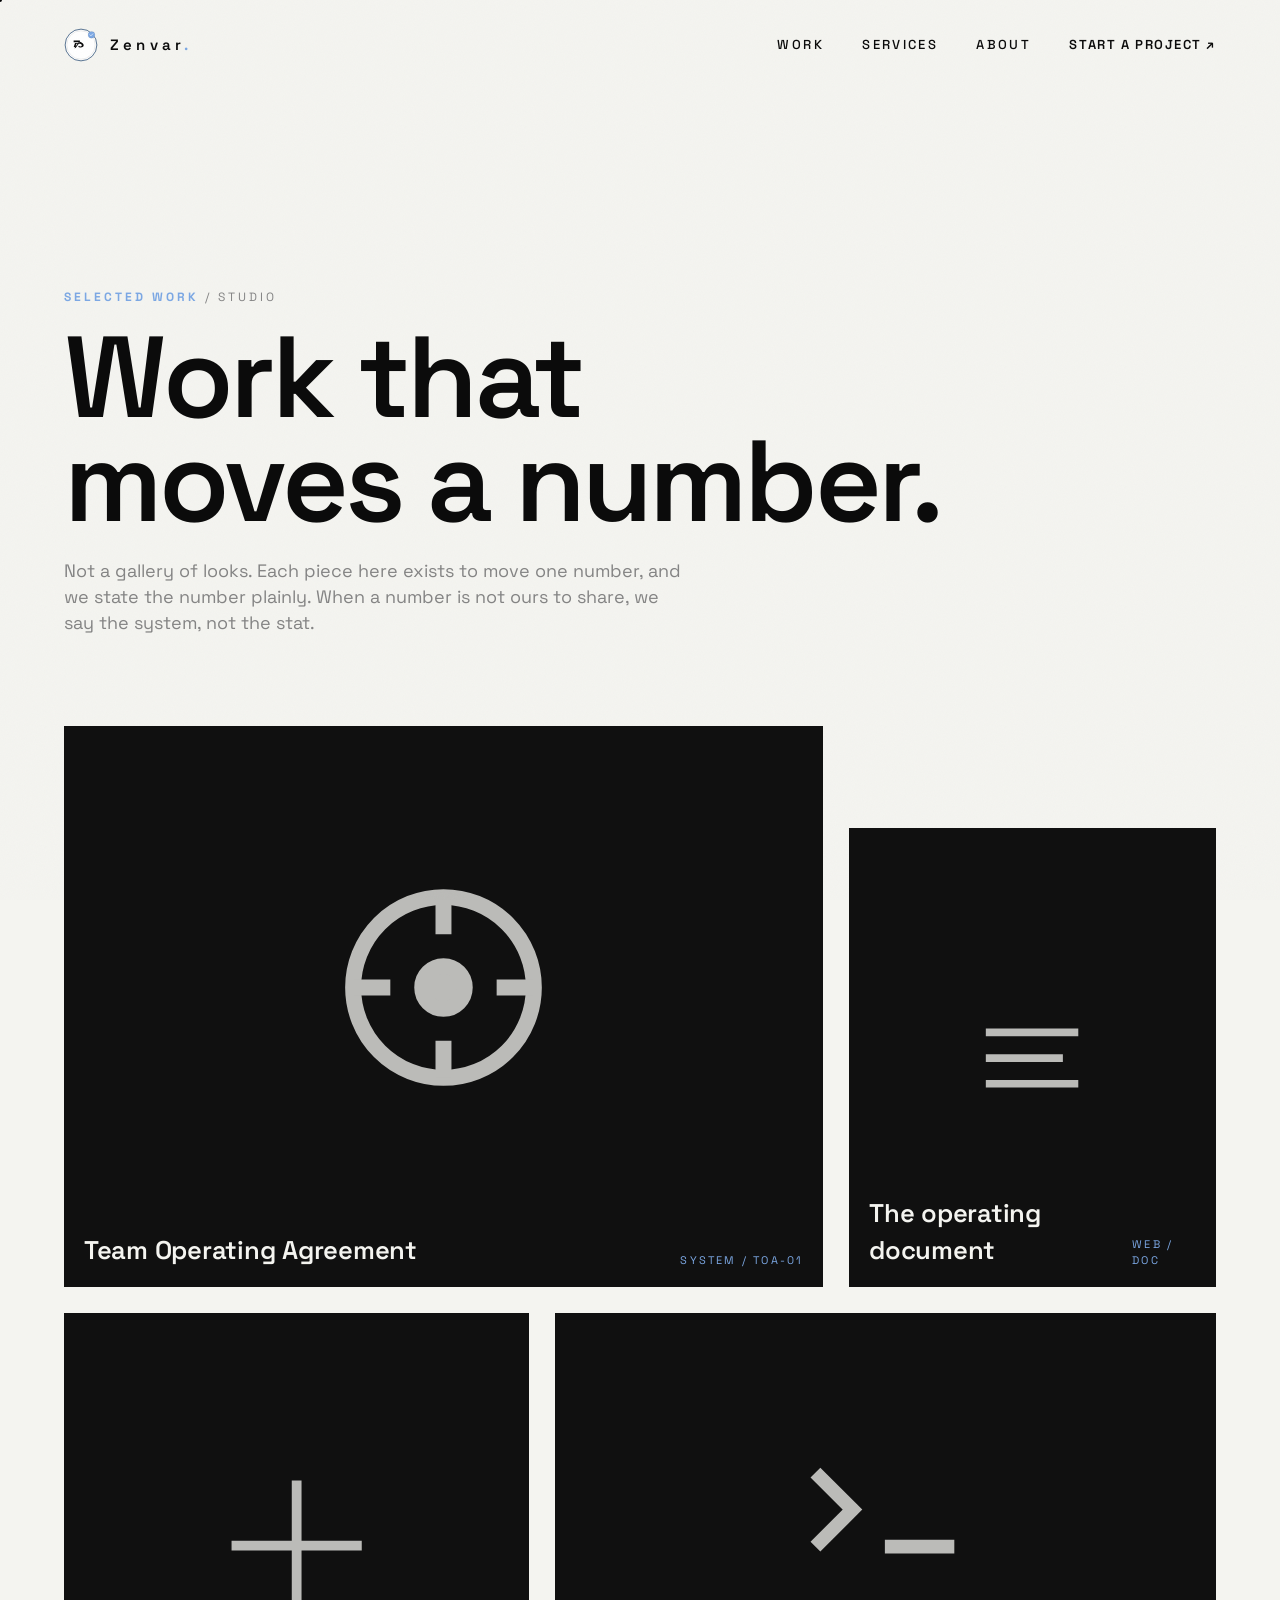
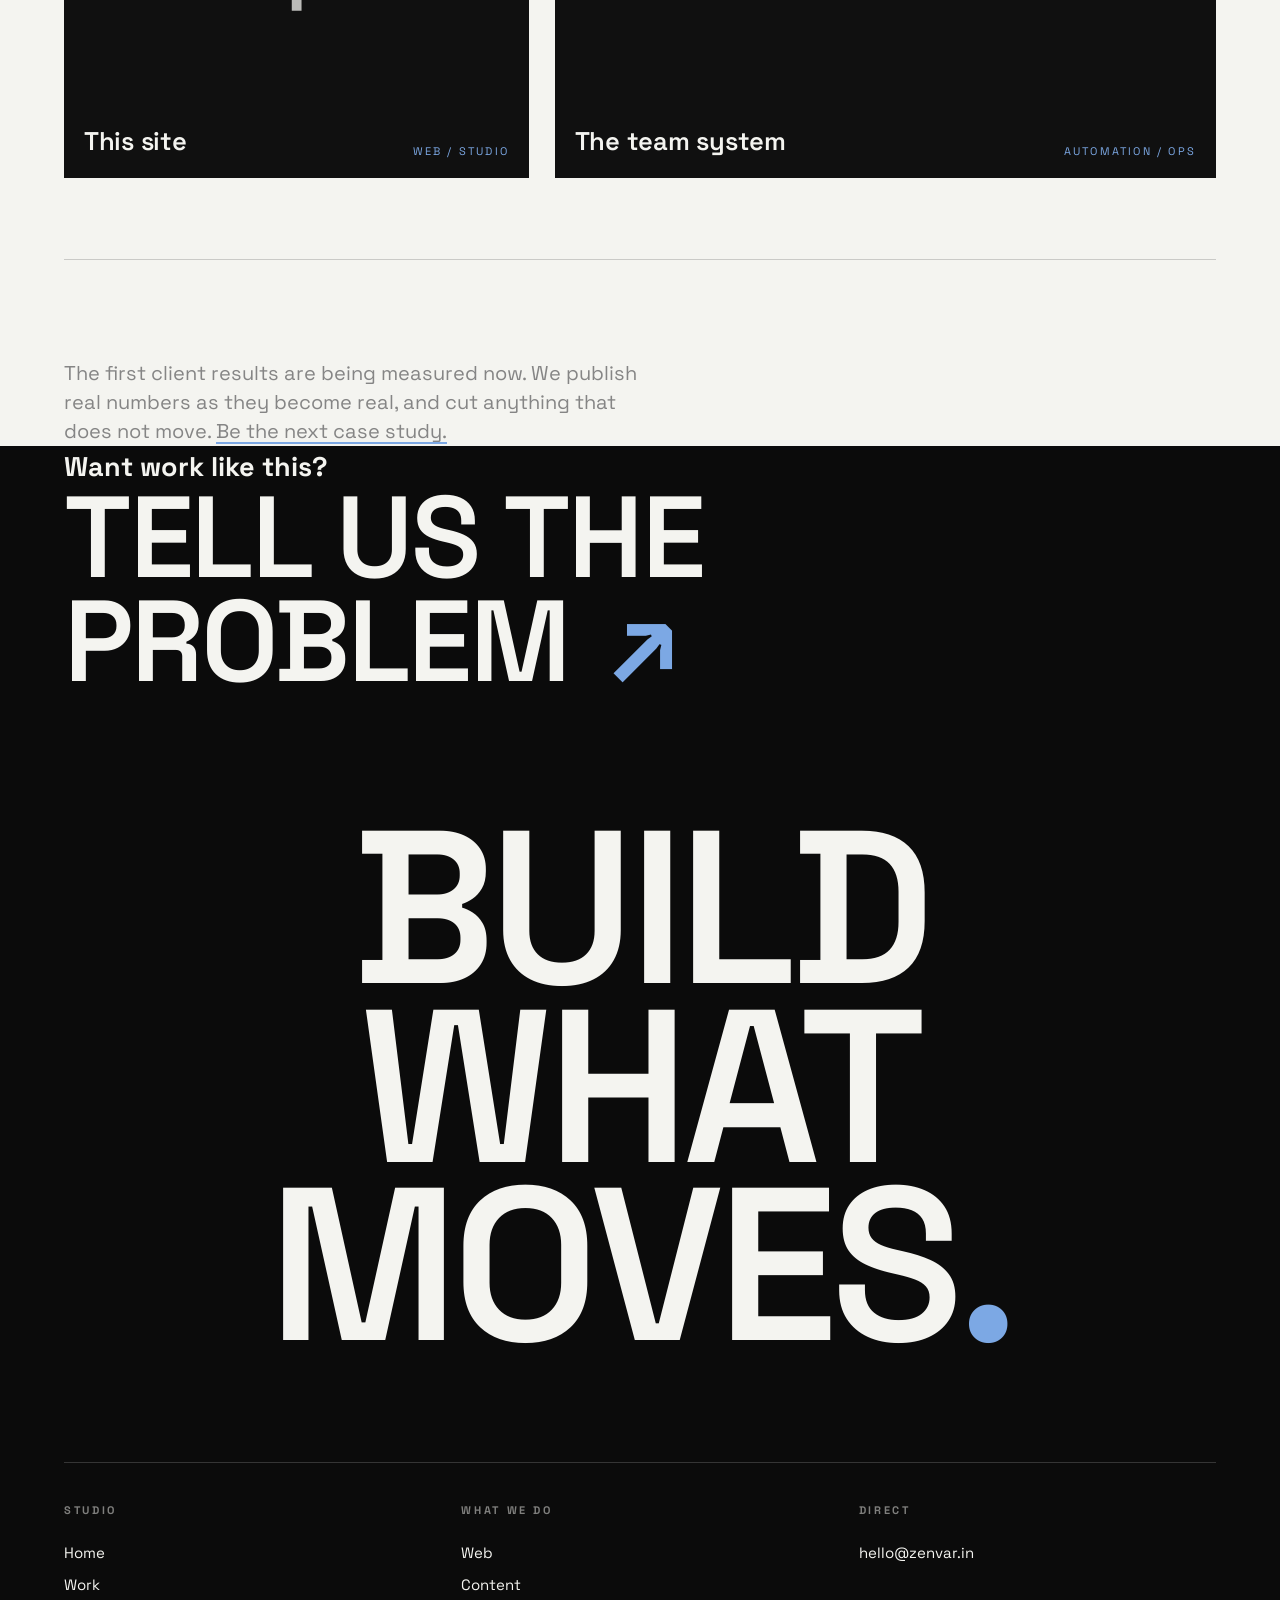
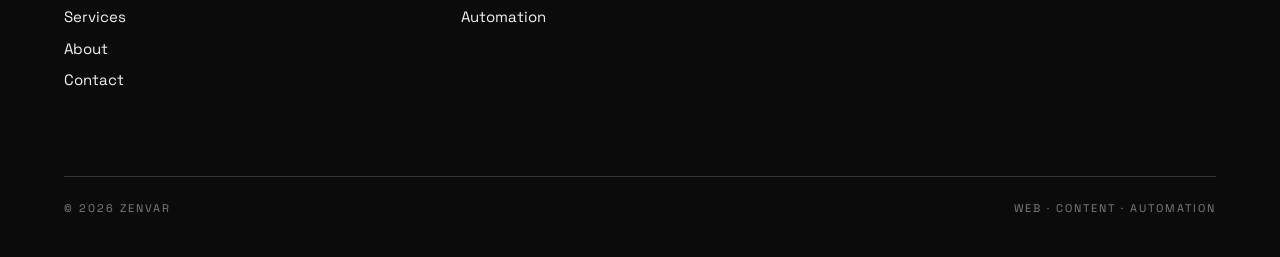
<file: work.html>
<!DOCTYPE html>
<html lang="en">
<head>
<meta charset="UTF-8" />
<meta name="viewport" content="width=device-width, initial-scale=1.0" />
<title>Zenvar · Selected Work</title>
<meta name="description" content="Selected Zenvar work: the Team Operating Agreement, team site and studio systems. Built to move one number each." />
<meta name="theme-color" content="#0B0B0B" />
<link rel="preconnect" href="https://fonts.googleapis.com" />
<link rel="preconnect" href="https://fonts.gstatic.com" crossorigin />
<link href="https://fonts.googleapis.com/css2?family=Space+Grotesk:wght@400;500;600;700&display=swap" rel="stylesheet" />
<link rel="stylesheet" href="styles.css" />
<link rel="icon" type="image/svg+xml" href="logo.svg" />
</head>
<body>

<a class="skip" href="#main">Skip to content</a>
<div class="grain" aria-hidden="true"></div>

<header class="nav" id="top">
  <div class="container">
    <div class="nav-row">
      <a class="nav-brand" href="index.html">
        <img src="logo.svg" alt="" width="34" height="34" />
        <span class="word">Zenvar<span class="dot">.</span></span>
      </a>
      <nav class="nav-links" aria-label="Main">
        <a class="lnk" href="work.html">Work</a>
        <a class="lnk" href="services.html">Services</a>
        <a class="lnk" href="about.html">About</a>
        <a class="nav-cta" href="contact.html">Start a project <span class="arr">↗</span></a>
      </nav>
    </div>
  </div>
</header>

<main id="main">
<section class="page-hero s-white">
  <div class="container">
    <div class="page-kicker"><b>Selected work</b> / studio</div>
    <h1 class="page-title rv">Work that<br/>moves a number.</h1>
    <p class="page-lede rv d1">Not a gallery of looks. Each piece here exists to move one number, and we state the number plainly. When a number is not ours to share, we say the system, not the stat.</p>
  </div>
</section>

<section class="s-white" style="padding-top:0">
  <div class="container">
    <div class="work-grid">

      <a class="work-item rv w1" href="https://hustlenix.github.io/zenvar-toa/" target="_blank" rel="noopener">
        <div class="ph">
          <svg viewBox="0 0 120 120" fill="none" stroke="currentColor" stroke-width="6"><circle cx="60" cy="60" r="34"/><circle cx="60" cy="60" r="8" fill="currentColor"/><path d="M60 26v14m0 40v14M26 60h14m40 0h14"/></svg>
        </div>
        <div class="work-copy">
          <span class="w-name">Team Operating Agreement</span>
          <span class="w-tag">System / TOA-01</span>
        </div>
      </a>

      <a class="work-item rv d1 w2" href="https://hustlenix.github.io/zenvar-toa/" target="_blank" rel="noopener">
        <div class="ph" style="--ar:4/5">
          <svg viewBox="0 0 120 120" fill="none" stroke="currentColor" stroke-width="6"><path d="M24 40h72M24 60h60M24 80h72"/></svg>
        </div>
        <div class="work-copy">
          <span class="w-name">The operating document</span>
          <span class="w-tag">Web / Doc</span>
        </div>
      </a>

      <a class="work-item rv w3" href="work.html">
        <div class="ph" style="--ar:1/1">
          <svg viewBox="0 0 120 120" fill="none" stroke="currentColor" stroke-width="6"><path d="M60 20v80M20 60h80"/></svg>
        </div>
        <div class="work-copy">
          <span class="w-name">This site</span>
          <span class="w-tag">Web / Studio</span>
        </div>
      </a>

      <a class="work-item rv d2 w4" href="about.html">
        <div class="ph" style="--ar:16/10">
          <svg viewBox="0 0 120 120" fill="none" stroke="currentColor" stroke-width="6"><path d="M30 40l16 16-16 16M60 72h30"/></svg>
        </div>
        <div class="work-copy">
          <span class="w-name">The team system</span>
          <span class="w-tag">Automation / Ops</span>
        </div>
      </a>

    </div>

    <div class="border-t" style="margin-top:clamp(48px,9vh,96px);padding-top:clamp(32px,6vh,56px)">
      <p class="stmt-sub rv" style="color:var(--gray)">The first client results are being measured now. We publish real numbers as they become real, and cut anything that does not move. <a class="lnk" href="contact.html" style="text-decoration:underline;text-underline-offset:4px;text-decoration-color:var(--blue)">Be the next case study.</a></p>
    </div>
  </div>
</section>

<section class="s-black border-t">
  <div class="container">
    <div class="contact-cta">
      <h2 class="rv">Want work like this?</h2>
      <a class="big-cta rv d1" href="contact.html">
        TELL US THE PROBLEM <span class="arr">↗</span>
      </a>
    </div>
  </div>
</section>
</main>

<footer class="footer">
  <div class="footer-big" aria-hidden="true">
    BUILD<br/>WHAT MOVES<span class="blu">.</span>
  </div>
  <div class="container">
    <div class="footer-grid">
      <div class="footer-col">
        <h4>Studio</h4>
        <a href="index.html">Home</a>
        <a href="work.html">Work</a>
        <a href="services.html">Services</a>
        <a href="about.html">About</a>
        <a href="contact.html">Contact</a>
      </div>
      <div class="footer-col">
        <h4>What we do</h4>
        <a href="services.html">Web</a>
        <a href="services.html">Content</a>
        <a href="services.html">Automation</a>
      </div>
      <div class="footer-col">
        <h4>Direct</h4>
        <a href="mailto:hello@zenvar.in">hello@zenvar.in</a>
      </div>
    </div>
    <div class="footer-bottom">
      <span>© 2026 Zenvar</span>
      <span>Web · Content · Automation</span>
    </div>
  </div>
</footer>

<script src="site.js"></script>
</body>
</html>
</file>
<file: styles.css>
/* ============================================================
   ZENVAR - minimal brutalist editorial build
   Black / white / navy / small blue accent. Z motif.
   ============================================================ */

:root{
  --black:#0B0B0B;
  --charcoal:#101010;
  --ink:#0B0B0B;
  --paper:#F4F4F0;
  --paperish:#FAFAF6;
  --gray:#858585;
  --line:rgba(11,11,11,.18);
  --line-dark:rgba(244,244,240,.18);
  --navy:#183D68;
  --blue:#7CA8E4;
  --gutter: clamp(20px, 5vw, 64px);
  --app-h: clamp(76px, 10vh, 120px);
  --sans:"Space Grotesk","Helvetica Neue",Helvetica,Arial,sans-serif;
}

*{margin:0;padding:0;box-sizing:border-box}
html{overflow-x:hidden;overflow-x:clip}
html,body{height:100%}
body{
  overflow-x:hidden;
  overflow-x:clip;
  background:var(--paper);
  color:var(--ink);
  font-family:var(--sans);
  font-size:18px;
  line-height:1.45;
  -webkit-font-smoothing:antialiased;
  text-rendering:optimizeLegibility;
}

::selection{background:var(--navy);color:var(--paper)}

a{color:inherit;text-decoration:none}
img,svg{display:block}
button{font-family:inherit;cursor:pointer;background:none;border:none;color:inherit}

.container{width:100%;padding-left:var(--gutter);padding-right:var(--gutter)}
.wrap{max-width:1560px;margin:0 auto}

/* ---------- NAV ---------- */
.nav{
  position:sticky;top:0;z-index:50;
  background:transparent;
  border-bottom:1px solid transparent;
  transition:background .35s ease,border-color .35s ease;
}
.nav.scrolled{background:rgba(11,11,11,.92);border-color:var(--line-dark)}
.nav.scrolled a{color:var(--paper)}
.nav.scrolled .nav-brd{background:var(--paper)}
.nav-row{display:flex;align-items:center;justify-content:space-between;height:var(--app-h)}
.nav-brand{display:flex;align-items:center;gap:12px;color:var(--ink)}
.nav-brand svg{width:34px;height:34px}
.nav-brand .word{font-weight:600;letter-spacing:.28em;font-size:15px}
.nav-brand .word .dot{color:var(--blue)}
.nav-links{display:flex;align-items:center;gap:clamp(18px,3vw,42px)}
.nav-links .lnk{font-size:13px;font-weight:500;letter-spacing:.18em;text-transform:uppercase;position:relative;padding:6px 0}
.nav-links .lnk::after{content:"";position:absolute;left:0;bottom:0;height:1px;width:0;background:var(--blue);transition:width .3s ease}
.nav-links .lnk:hover::after{width:100%}
.nav-cta{font-size:13px;font-weight:600;letter-spacing:.12em;text-transform:uppercase}
.nav-cta .arr{transition:transform .3s ease;display:inline-block}
.nav-cta:hover .arr{transform:translate(3px,-3px)}

/* ---------- HERO ---------- */
.hero{
  min-height:100vh;
  display:flex;flex-direction:column;
  justify-content:center;
  padding-top:var(--app-h);
  position:relative;overflow:hidden;
}
.hero-inner{position:relative;z-index:2;padding-top:clamp(20px,4vh,48px);padding-bottom:clamp(40px,8vh,90px)}
.hero-meta{
  display:flex;justify-content:space-between;
  font-size:11px;letter-spacing:.22em;text-transform:uppercase;color:var(--gray);
  padding-bottom:clamp(24px,5vh,56px);border-bottom:1px solid var(--line);
}
.hero-type{position:relative;line-height:.86;letter-spacing:-.02em;font-weight:600}
.hero-type .wd{display:block;overflow:clip}
.hero-type .wd>span{display:inline-block;will-change:transform,opacity}
.hero-size{font-size:clamp(64px,15.5vw,210px)}
.hero-size .a{transform:translateY(3%);}
.hero-size .b{transform:translateY(14%);}
.hero-size .c{transform:translateY(5%);}
.hero-foot{display:flex;justify-content:space-between;align-items:flex-end;gap:24px;margin-top:clamp(40px,8vh,96px)}
.hero-tags{display:flex;gap:clamp(16px,3vw,40px);font-size:12px;letter-spacing:.2em;text-transform:uppercase;color:var(--ink)}
.hero-tags .t::before{content:"";display:inline-block;width:6px;height:6px;background:var(--blue);border-radius:50%;margin-right:9px;vertical-align:2px}
.hero-scroll{display:flex;align-items:center;gap:12px;font-size:11px;letter-spacing:.22em;text-transform:uppercase;color:var(--gray)}
.hero-scroll .ln{width:64px;height:1px;background:var(--ink);position:relative;overflow:hidden}
.hero-scroll .ln::after{content:"";position:absolute;left:-100%;top:0;bottom:0;width:100%;background:var(--blue);animation:sweep 3.2s ease-in-out infinite}
@keyframes sweep{0%{left:-100%}50%{left:100%}100%{left:100%}}
.zemblem{
  position:absolute;right:var(--gutter);bottom:clamp(24px,6vh,80px);
  width:clamp(120px,22vw,300px);height:auto;opacity:.12;
  pointer-events:none;z-index:1;filter:grayscale(1);
}

/* alternating section color */
.section{position:relative;padding:clamp(80px,14vh,160px) 0}
.s-white{background:var(--paper);color:var(--ink)}
.s-black{background:var(--black);color:var(--paper)}
.s-charcoal{background:var(--charcoal);color:var(--paper)}
.border-t{border-top:1px solid var(--line)}
.s-black .border-t{border-color:var(--line-dark)}
.s-charcoal .border-t{border-color:var(--line-dark)}

/* section head */
.sec-head{display:flex;align-items:baseline;justify-content:space-between;gap:24px;margin-bottom:clamp(40px,7vh,90px)}
.sec-num{font-size:13px;letter-spacing:.25em;color:var(--gray);text-transform:uppercase}
.sec-num b{color:var(--blue);font-weight:600;margin-right:10px}
.sec-title{font-size:clamp(34px,6.5vw,92px);font-weight:600;letter-spacing:-.02em;line-height:.92}
.s-black .sec-num,.s-charcoal .sec-num{color:rgba(244,244,240,.5)}

/* reveal */
.js .rv{opacity:0;transform:translateY(26px);transition:opacity .8s ease,transform .8s cubic-bezier(.16,.68,.43,.99)}
.js .rv.in{opacity:1;transform:none}
.js .rv.d1{transition-delay:.08s}
.js .rv.d2{transition-delay:.16s}
.js .rv.d3{transition-delay:.24s}

/* ---------- statement ---------- */
.stmt{font-size:clamp(30px,5.6vw,84px);font-weight:600;line-height:1.02;letter-spacing:-.02em;max-width:22ch}
.stmt em{font-style:normal;color:var(--navy)}
.stmt .bl{color:var(--blue)}
.stmt-sub{margin-top:clamp(28px,5vh,56px);max-width:46ch;color:var(--ink);font-size:clamp(17px,1.6vw,20px)}
.s-black .stmt-sub{color:rgba(244,244,240,.85)}
.stmt-sub .lnk{text-decoration:underline;text-underline-offset:4px;text-decoration-color:var(--blue)}

/* ---------- SERVICES ---------- */
.svc-list{border-top:1px solid var(--line)}
.svc-row{
  display:grid;grid-template-columns:auto 1fr auto;align-items:center;gap:clamp(20px,4vw,60px);
  padding:clamp(28px,5vh,60px) 0;border-bottom:1px solid var(--line);
  position:relative;overflow:hidden;
}
.svc-num{font-size:clamp(40px,6vw,84px);font-weight:600;color:var(--gray);line-height:1;font-variant-numeric:tabular-nums}
.svc-name{font-size:clamp(30px,5vw,72px);font-weight:600;letter-spacing:-.02em;line-height:.95}
.svc-name small{display:block;font-size:12px;font-weight:400;letter-spacing:.22em;text-transform:uppercase;color:var(--gray);margin-bottom:10px}
.svc-go{font-size:clamp(30px,5vw,60px);color:var(--gray);transition:transform .35s ease,color .35s ease}
.svc-line{position:absolute;left:0;bottom:0;height:2px;width:0;background:var(--blue);transition:width .5s ease;z-index:2}
.svc-row:hover .svc-go{transform:translateX(10px);color:var(--ink)}
.svc-row:hover .svc-line{width:100%}
.svc-desc{grid-column:2/3;max-width:56ch;color:var(--gray);font-size:16px;display:none}

/* ---------- WORK (asymmetric) ---------- */
.work-grid{display:grid;grid-template-columns:repeat(12,1fr);gap:clamp(16px,2vw,28px)}
.work-item{position:relative;display:block;overflow:hidden;background:var(--charcoal);color:var(--paper)}
.work-item .ph{position:relative;aspect-ratio:var(--ar,4/3);overflow:hidden;display:flex;align-items:center;justify-content:center}
.work-item .ph svg{width:42%;height:auto;opacity:.75;transition:opacity .4s ease}
.work-item:hover .ph svg{opacity:1}
.work-copy{position:absolute;inset:auto 0 0 0;padding:18px 20px;display:flex;justify-content:space-between;align-items:flex-end}
.work-copy .w-name{font-size:clamp(18px,2vw,26px);font-weight:600;letter-spacing:-.01em}
.work-copy .w-tag{font-size:11px;letter-spacing:.2em;text-transform:uppercase;color:var(--blue)}
.w1{grid-column:span 8;--ar:16/11}
.w2{grid-column:span 4;--ar:4/5;margin-top:clamp(40px,8vw,120px)}
.w3{grid-column:span 5;--ar:1/1}
.w4{grid-column:span 7;--ar:16/10}
.work-more{grid-column:1/-1;margin-top:clamp(28px,5vh,48px);display:inline-block;width:fit-content}

/* ---------- PROCESS ---------- */
.proc-list{border-top:1px solid var(--line)}
.proc-row{display:grid;grid-template-columns:auto 1fr auto;align-items:center;gap:clamp(18px,3vw,48px);padding:clamp(26px,4.5vh,52px) 0;border-bottom:1px solid var(--line);position:relative}
.proc-row .pn{font-size:clamp(40px,6vw,84px);font-weight:600;color:var(--gray);line-height:1}
.proc-row .pt{font-size:clamp(28px,4.6vw,64px);font-weight:600;letter-spacing:-.02em;line-height:.95}
.proc-row .pl{font-size:14px;color:var(--blue);letter-spacing:.18em;text-transform:uppercase}
.proc-desc{grid-column:2/-1;max-width:52ch;color:var(--gray);font-size:16px;display:none}
.proc-row.open .pt{color:var(--blue)}

/* ---------- NUMBERS ---------- */
.nums{display:grid;grid-template-columns:repeat(4,1fr);gap:1px;background:var(--line-dark)}
.num-cell{padding:clamp(28px,5vh,56px) clamp(12px,2vw,28px);text-align:left}
.num-cell .v{font-size:clamp(44px,6.5vw,96px);font-weight:600;letter-spacing:-.02em;line-height:.9;font-variant-numeric:tabular-nums}
.num-cell .k{margin-top:14px;font-size:12px;letter-spacing:.2em;text-transform:uppercase;color:rgba(244,244,240,.6)}
.num-cell .k b{color:var(--blue);font-weight:600}
.num-cell .s{margin-top:8px;font-size:14px;color:rgba(244,244,240,.5);max-width:26ch}

/* ---------- PHILOSOPHY ---------- */
.phil-num{font-size:clamp(120px,26vw,360px);font-weight:600;line-height:.8;letter-spacing:-.04em;color:rgba(244,244,240,.06);position:absolute;top:0;right:var(--gutter);pointer-events:none}
.phil-big{font-size:clamp(40px,7.5vw,120px);font-weight:600;letter-spacing:-.02em;line-height:.95}
.phil-big .gt{font-size:clamp(14px,1.8vw,20px);color:var(--blue);letter-spacing:.2em;text-transform:uppercase;display:block;margin-bottom:18px}
.phil-lines{margin-top:clamp(36px,7vh,80px);display:grid;gap:0}
.phil-line{display:flex;align-items:baseline;gap:16px;padding:clamp(18px,3vh,30px) 0;border-top:1px solid var(--line-dark);font-size:clamp(20px,3vw,34px);font-weight:500}
.phil-line .n{color:var(--blue);font-size:13px;letter-spacing:.15em;width:34px}
.phil-line:last-child{border-bottom:1px solid var(--line-dark)}

/* ---------- TEAM / ABOUT ---------- */
.about-grid{display:grid;grid-template-columns:repeat(12,1fr);gap:clamp(16px,2vw,28px);align-items:start}
.about-lede{grid-column:1/8}
.about-lede h2{font-size:clamp(30px,4.6vw,64px);font-weight:600;letter-spacing:-.02em;line-height:1;margin-bottom:clamp(20px,3vh,36px)}
.about-lede p{font-size:clamp(17px,1.7vw,20px);color:var(--gray);max-width:50ch;margin-bottom:16px}
.about-stats{grid-column:8/13;display:grid;gap:1px;border-top:1px solid var(--line)}
.about-stat{display:flex;justify-content:space-between;padding:18px 0;border-bottom:1px solid var(--line);font-size:14px;letter-spacing:.08em}
.about-stat .lab{color:var(--gray);text-transform:uppercase;font-size:11px;letter-spacing:.18em}
.about-stat .val{font-weight:600}
.team-list{border-top:1px solid var(--line);margin-top:clamp(48px,9vh,96px)}
.team-row{display:grid;grid-template-columns:auto 140px 1fr auto;align-items:center;gap:clamp(16px,3vw,40px);padding:clamp(18px,3.2vh,34px) 0;border-bottom:1px solid var(--line)}
.team-row .av{width:56px;height:56px;border-radius:50%;background:var(--charcoal);display:flex;align-items:center;justify-content:center;color:var(--paper);font-weight:600;font-size:20px}
.team-row .nm{font-size:clamp(22px,3vw,40px);font-weight:600;letter-spacing:-.01em}
.team-row .rl{font-size:11px;letter-spacing:.2em;text-transform:uppercase;color:var(--gray)}
.team-row .rl b{color:var(--blue);font-weight:600}

/* ---------- QUOTE ---------- */
.quote{font-size:clamp(26px,4.4vw,60px);font-weight:500;letter-spacing:-.02em;line-height:1.12;max-width:24ch}
.quote .q{font-style:normal}
.quote .by{margin-top:clamp(24px,4vh,40px);font-size:12px;letter-spacing:.2em;text-transform:uppercase;color:var(--gray)}

/* ---------- CONTACT CTA ---------- */
.contact-cta{text-align:left}
.contact-cta .big-cta{display:inline-block;font-size:clamp(40px,9vw,140px);font-weight:600;letter-spacing:-.02em;line-height:.9;position:relative}
.contact-cta .big-cta .arr{color:var(--blue);transition:transform .35s ease;display:inline-block;margin-left:.12em}
.contact-cta .big-cta:hover .arr{transform:translate(10px,-10px)}
.contact-cta .email{margin-top:clamp(28px,5vh,56px);font-size:clamp(18px,2.4vw,30px);color:var(--gray)}
.contact-cta .email a{text-decoration:underline;text-underline-offset:5px;text-decoration-color:var(--blue);color:var(--ink)}

/* ---------- FOOTER ---------- */
.footer{padding:clamp(80px,14vh,160px) 0 40px;background:var(--black);color:var(--paper);overflow:hidden}
.footer-big{font-size:clamp(52px,17vw,240px);font-weight:600;letter-spacing:-.03em;line-height:.82;text-align:center}
.footer-big .zm{display:inline-block;width:.32em;height:auto;vertical-align:middle;opacity:.9;transform:translateY(-.02em)}
.footer-big .blu{color:var(--blue)}
.footer-grid{display:grid;grid-template-columns:repeat(3,1fr);gap:40px;margin-top:clamp(60px,12vh,120px);border-top:1px solid var(--line-dark);padding-top:40px}
.footer-col h4{font-size:11px;letter-spacing:.24em;text-transform:uppercase;color:rgba(244,244,240,.5);margin-bottom:18px}
.footer-col a{display:block;font-size:15px;padding:5px 0;color:var(--paper);transition:color .3s ease}
.footer-col a:hover{color:var(--blue)}
.footer-bottom{display:flex;justify-content:space-between;align-items:center;gap:16px;margin-top:clamp(48px,9vh,80px);padding-top:24px;border-top:1px solid var(--line-dark);font-size:11px;letter-spacing:.18em;text-transform:uppercase;color:rgba(244,244,240,.5)}
.footer-social{display:flex;gap:22px}
.footer-social a{color:rgba(244,244,240,.5)}
.footer-social a:hover{color:var(--blue)}

/* ---------- BUTTONS ---------- */
.btn{display:inline-flex;align-items:center;gap:10px;font-weight:600;letter-spacing:.1em;text-transform:uppercase;font-size:13px;padding:16px 28px;border:1px solid currentColor;transition:background .3s ease,color .3s ease}
.btn-primary{background:var(--ink);color:var(--paper);border-color:var(--ink)}
.btn-primary:hover{background:var(--navy);border-color:var(--navy)}
.btn-light{background:var(--paper);color:var(--ink);border-color:var(--paper)}
.btn-light:hover{background:var(--blue);border-color:var(--blue)}
.btn-line{background:transparent;color:inherit;border-color:currentColor}
.btn-line:hover{background:currentColor;color:var(--paper)}
.s-black .btn-line:hover{background:var(--blue);color:var(--black)}

/* text link with arrow */
.tlink{display:inline-flex;align-items:center;gap:10px;font-size:13px;font-weight:600;letter-spacing:.14em;text-transform:uppercase;position:relative;padding-bottom:6px}
.tlink::after{content:"";position:absolute;left:0;bottom:0;height:1px;width:100%;background:currentColor;transform-origin:left;transition:transform .35s ease}
.tlink:hover::after{transform:scaleX(0);transform-origin:right}
.tlink .arr{color:var(--blue);transition:transform .3s ease}
.tlink:hover .arr{transform:translateX(6px)}

/* ---------- CUSTOM CURSOR (desktop only) ---------- */
.cursor{position:fixed;top:0;left:0;z-index:9999;pointer-events:none;mix-blend-mode:difference}
.cursor .ring{position:absolute;top:-17px;left:-17px;width:34px;height:34px;border:1px solid var(--paper);border-radius:50%;transition:width .25s ease,height .25s ease,top .25s ease,left .25s ease;opacity:0}
.cursor.on .ring{opacity:1}
.cursor.hov .ring{width:46px;height:46px;top:-23px;left:-23px;border-color:var(--blue)}
.cursor .dot{position:absolute;top:-2px;left:-2px;width:4px;height:4px;border-radius:50%;background:var(--paper)}
.cursor .lbl{position:absolute;top:-11px;left:-22px;width:44px;text-align:center;font-size:9px;letter-spacing:.18em;text-transform:uppercase;opacity:0;transition:opacity .2s ease}
.cursor.lbl .lbl{opacity:1}
.cursor.lbl .ring{opacity:0}

@media (hover:none){
  .cursor{display:none}
}

/* ---------- TICKER ---------- */
.ticker{overflow:hidden;background:var(--black);color:var(--paper);border-top:1px solid var(--line-dark);border-bottom:1px solid var(--line-dark);padding:clamp(16px,3vh,26px) 0}
.ticker-track{display:flex;gap:0;white-space:nowrap;will-change:transform}
.ticker-track span{font-size:clamp(20px,3vw,40px);font-weight:600;letter-spacing:-.01em;padding:0 clamp(20px,3vw,40px)}
.ticker-track .sep{color:var(--blue)}

/* ---------- WORK PAGE / SERVICES PAGE ---------- */
.page-hero{padding:clamp(120px,22vh,220px) 0 clamp(60px,10vh,120px)}
.page-kicker{font-size:12px;letter-spacing:.25em;text-transform:uppercase;color:var(--gray);margin-bottom:20px}
.page-kicker b{color:var(--blue)}
.page-title{font-size:clamp(44px,9vw,140px);font-weight:600;letter-spacing:-.03em;line-height:.9}
.page-lede{margin-top:24px;max-width:52ch;font-size:18px;color:var(--gray)}

.svc-block{padding:clamp(40px,7vh,80px) 0;border-top:1px solid var(--line)}
.svc-block .head{display:flex;justify-content:space-between;align-items:baseline;gap:20px}
.svc-block h3{font-size:clamp(28px,4.2vw,58px);font-weight:600;letter-spacing:-.02em;line-height:.95}
.svc-block .n{font-size:clamp(30px,4vw,56px);color:var(--gray);line-height:1}
.svc-block p{margin-top:20px;max-width:56ch;color:var(--gray)}
.svc-block ul{margin-top:18px;list-style:none}
.svc-block li{display:flex;gap:12px;padding:8px 0;color:var(--ink);border-bottom:1px solid var(--line)}
.svc-block li::before{content:"+";color:var(--blue);font-weight:600}

/* ---------- CONTACT ---------- */
.intake{display:grid;grid-template-columns:1.1fr .9fr;gap:clamp(40px,7vw,90px)}
.intake-left h2{font-size:clamp(34px,6vw,80px);font-weight:600;letter-spacing:-.02em;line-height:.95}
.intake-left .note{margin-top:24px;color:var(--gray);font-size:17px;max-width:40ch}
.form-step{margin-top:clamp(32px,6vh,56px);max-width:520px}
.form-step .q{font-size:clamp(20px,2.6vw,30px);font-weight:600;margin-bottom:22px}
.opt{display:block;padding:14px 0;border-bottom:1px solid var(--line);cursor:pointer;font-size:17px;transition:color .25s ease,padding-left .25s ease}
.opt:hover{color:var(--navy);padding-left:6px}
.opt input{position:absolute;opacity:0;pointer-events:none}
.opt.selected{border-bottom-color:var(--blue)}
.opt.selected .lab{font-weight:600;color:var(--navy)}
.opt.selected .lab::before{content:"○";color:var(--blue);margin-right:10px}
.field{margin-bottom:26px}
.field label{display:block;font-size:11px;letter-spacing:.2em;text-transform:uppercase;color:var(--gray);margin-bottom:8px}
.field input,.field textarea{
  width:100%;background:transparent;border:none;border-bottom:1px solid var(--line);
  font-family:inherit;font-size:19px;color:var(--ink);padding:10px 0;outline:none;border-radius:0;
}
.field input:focus,.field textarea:focus{border-bottom-color:var(--blue)}
.field textarea{resize:vertical;min-height:90px}
.form-nav{display:flex;justify-content:space-between;align-items:center;margin-top:8px}
.form-done{text-align:center;padding:60px 0}
.form-done .ok{font-size:clamp(30px,5vw,56px);font-weight:600;letter-spacing:-.02em}
.form-done .sub{color:var(--gray);margin-top:16px}
.form-done svg{width:80px;height:80px;margin:0 auto 28px}

/* ---------- MISC ---------- */
.grain{position:fixed;inset:0;z-index:9998;pointer-events:none;opacity:.05;background-image:url("data:image/svg+xml,%3Csvg xmlns='http://www.w3.org/2000/svg' width='120' height='120'%3E%3Cfilter id='n'%3E%3CfeTurbulence type='fractalNoise' baseFrequency='.9' numOctaves='2'/%3E%3C/filter%3E%3Crect width='120' height='120' filter='url(%23n)' opacity='.6'/%3E%3C/svg%3E");mix-blend-mode:multiply}
.skip{position:absolute;left:-999px;top:0;background:var(--navy);color:var(--paper);padding:12px 18px;z-index:99999}
.skip:focus{left:0}

/* ---------- RESPONSIVE ---------- */
@media (max-width:1100px){
  .work-grid{grid-template-columns:repeat(12,1fr)}
  .w1,.w2,.w3,.w4{grid-column:1/-1}
  .w2{margin-top:0}
  .w1{--ar:16/10}
  .w2{--ar:16/10}
  .w3{--ar:16/10}
  .w4{--ar:16/10}
  .nums{grid-template-columns:repeat(2,1fr)}
  .intake{grid-template-columns:1fr}
  .about-lede{grid-column:1/-1}
  .about-stats{grid-column:1/-1}
}
@media (max-width:760px){
  body{font-size:16px}
  .nav-links .lnk{display:none}
  .nav-links .nav-cta{display:inline-flex}
  .hero-size{font-size:clamp(52px,22vw,120px)}
  .hero-meta .hm-right{display:none}
  .hero-foot{flex-direction:column;align-items:flex-start}
  .hero-tags{flex-wrap:wrap}
  .team-row{grid-template-columns:56px 1fr;gap:16px}
  .team-row .rl{grid-column:2/3}
  .team-row .pn-slot{display:none}
  .proc-row{grid-template-columns:auto 1fr}
  .proc-row .pl{display:none}
  .proc-desc{grid-column:1/-1}
  .svc-row{grid-template-columns:auto 1fr auto;gap:16px}
  .footer-grid{grid-template-columns:1fr}
  .about-stat .lab{display:none}
  .about-stat{justify-content:flex-start;gap:12px}
}

@media (prefers-reduced-motion:reduce){
  *,*::before,*::after{animation-duration:.001s !important;animation-iteration-count:1 !important;transition-duration:.001s !important}
  .cursor{display:none}
}
</file>
